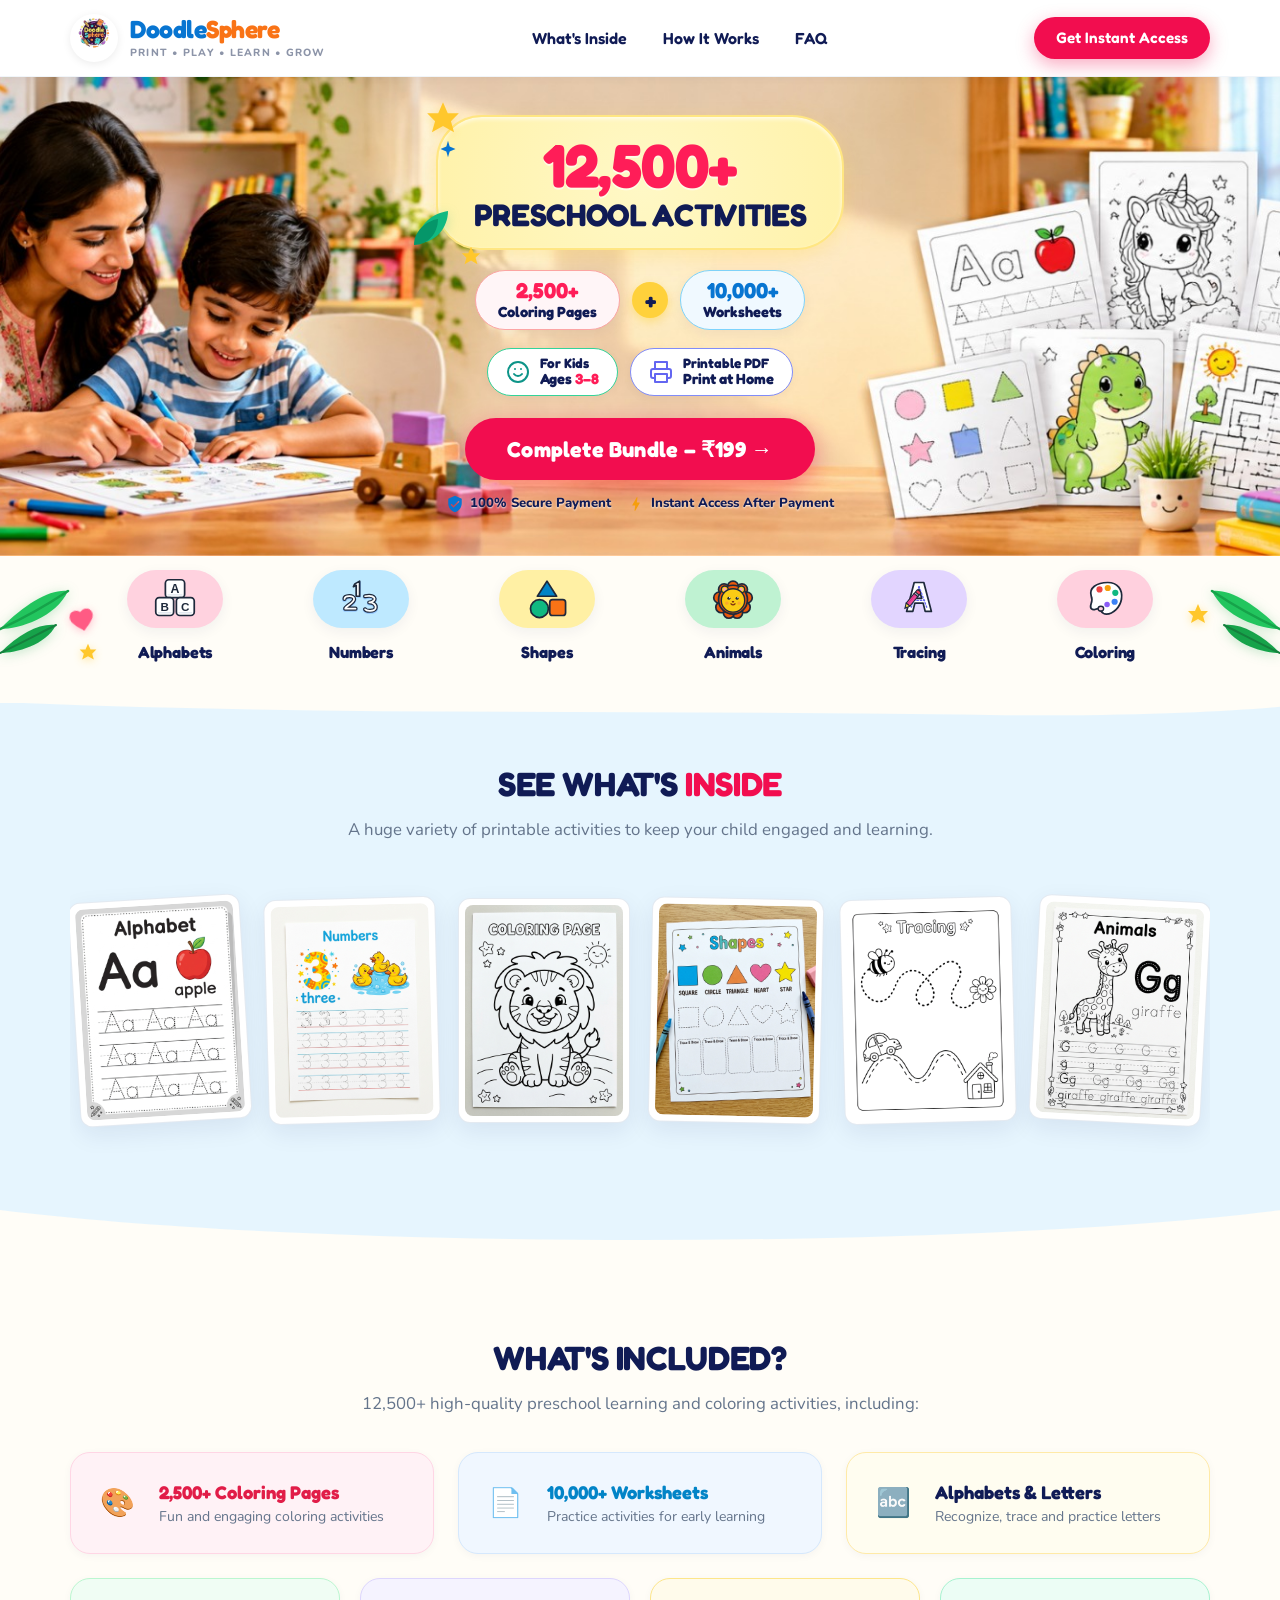
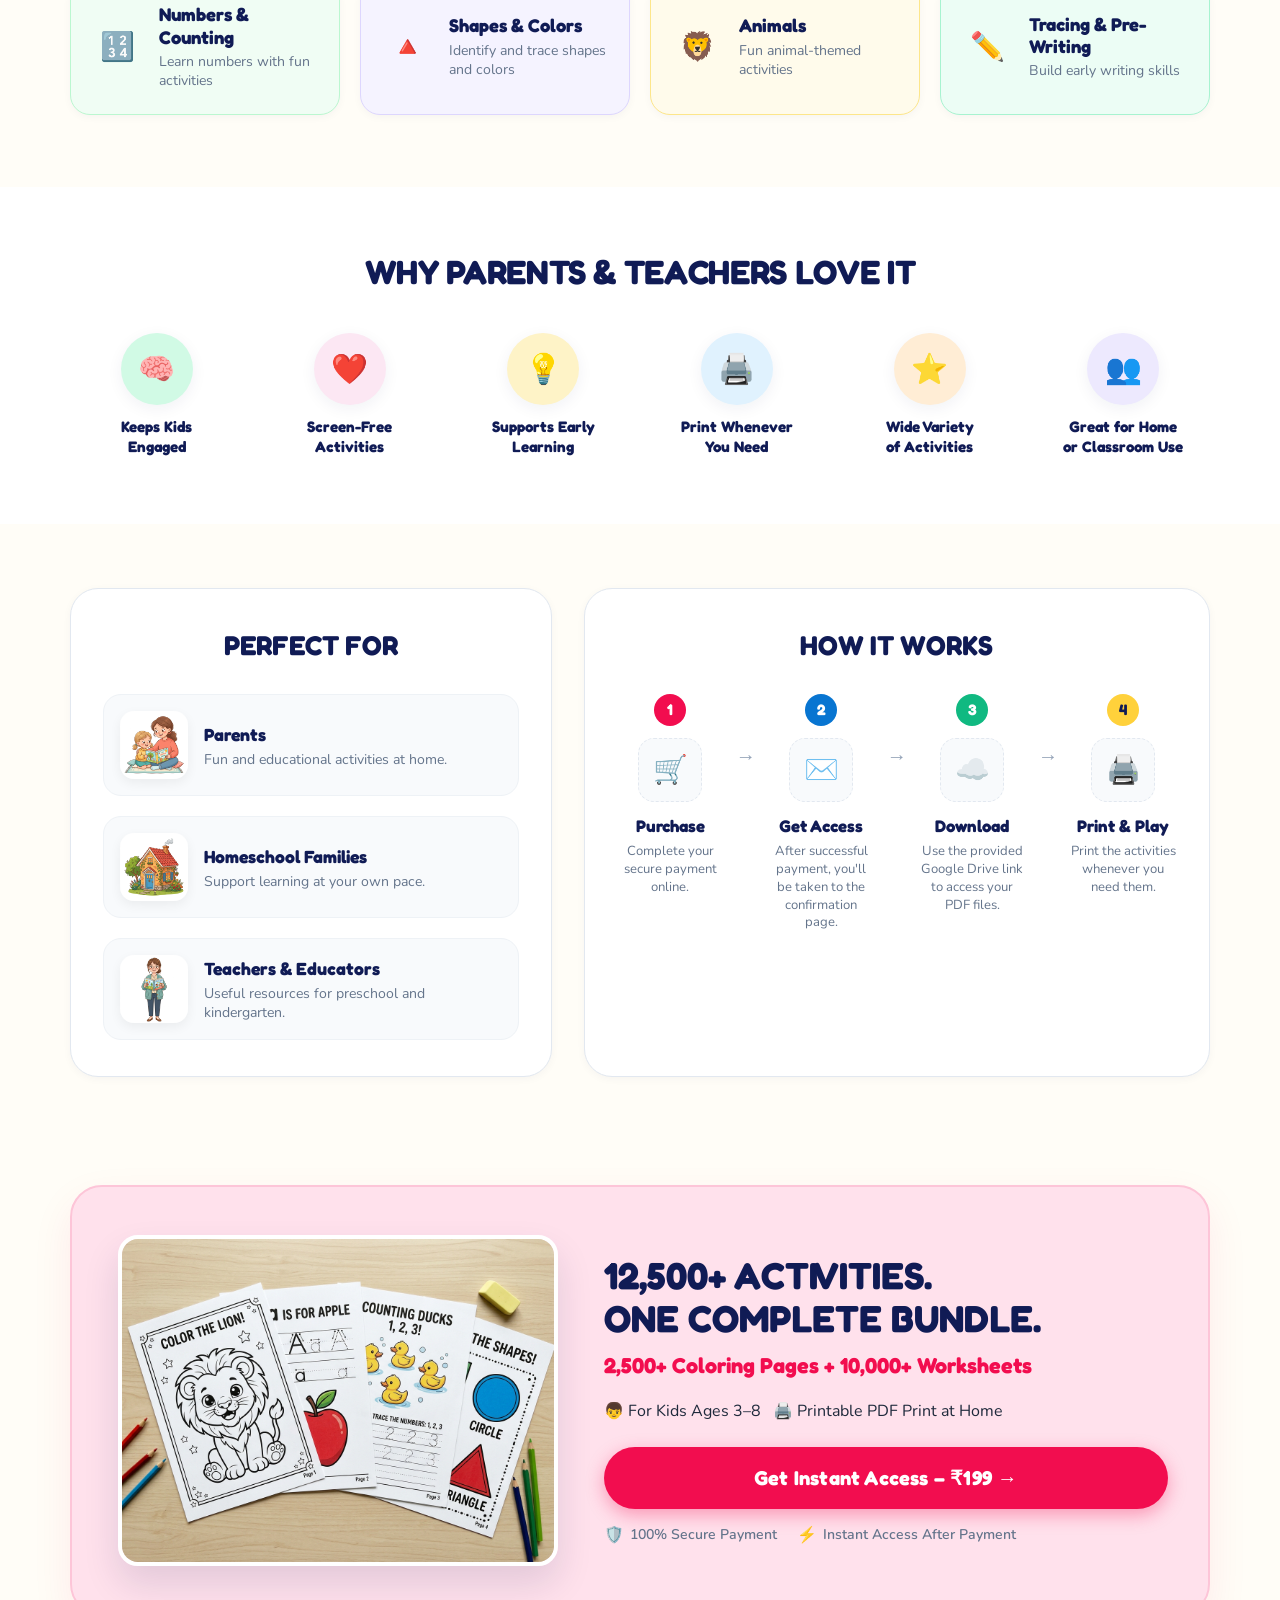
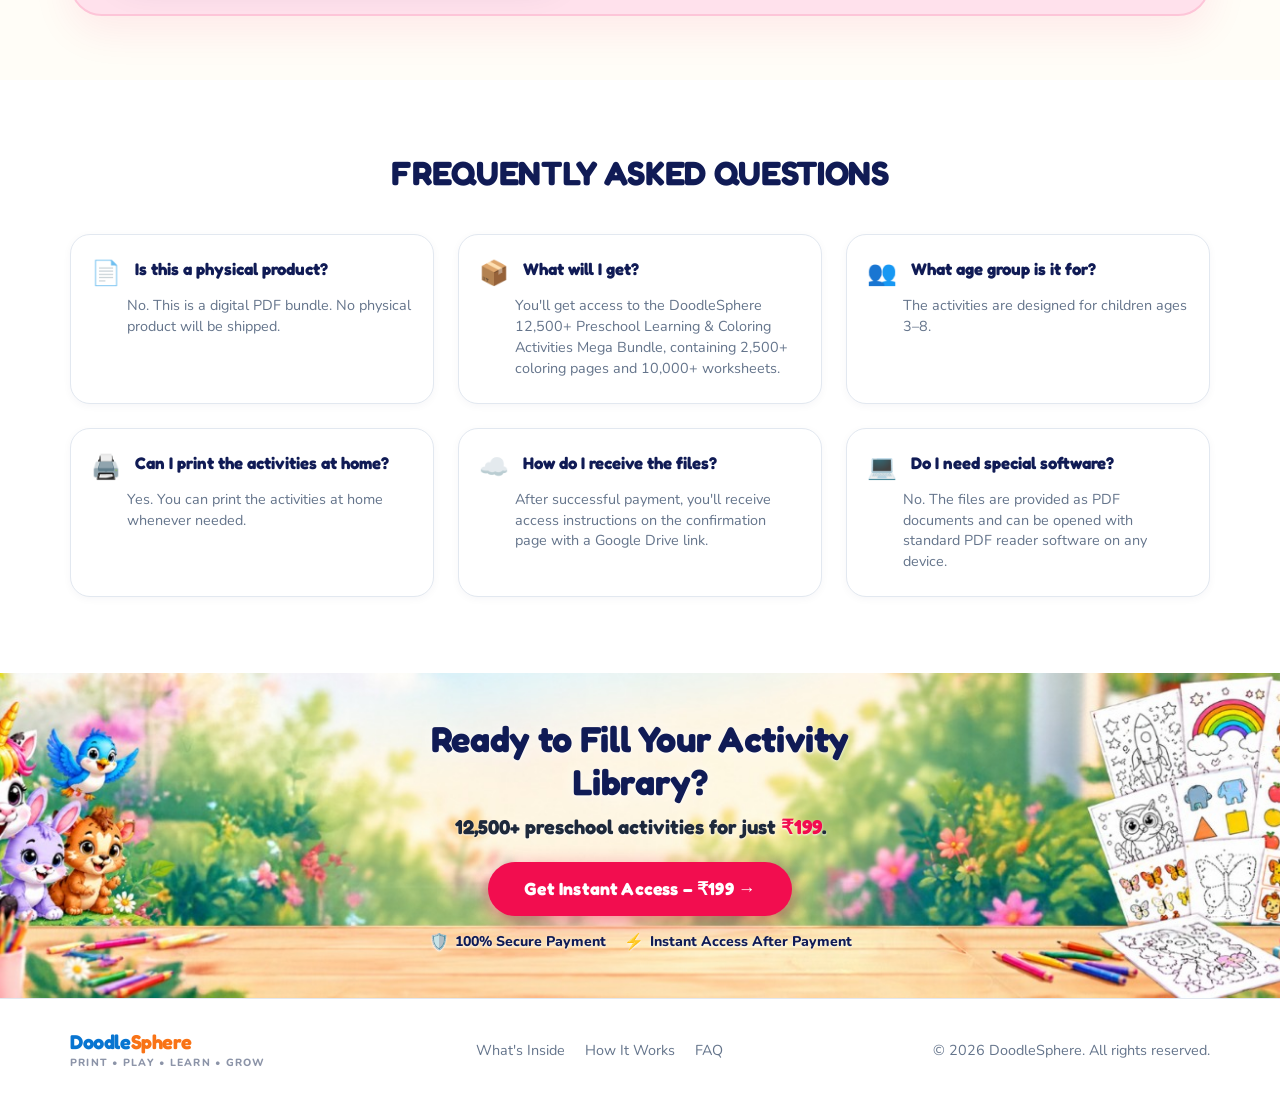
<file: index.html>
<!DOCTYPE html>
<html lang="en">
<head>
    <meta charset="UTF-8">
    <meta name="viewport" content="width=device-width, initial-scale=1.0">
    <title>DoodleSphere - 12,500+ Preschool Activities Printable Bundle</title>
    <meta name="description" content="Get 12,500+ Preschool Learning & Coloring Activities for just ₹199. 2,500+ Coloring Pages and 10,000+ Worksheets. Instant digital PDF download for kids ages 3-8.">
    
    <!-- Open Graph Metadata -->
    <meta property="og:title" content="DoodleSphere - 12,500+ Preschool Activities Bundle">
    <meta property="og:description" content="Printable PDF Preschool Learning & Coloring Activities for just ₹199. Instant Access!">
    <meta property="og:image" content="images/hero-girl.jpg">
    <meta property="og:type" content="website">

    <!-- Google Fonts -->
    <link rel="preconnect" href="https://fonts.googleapis.com">
    <link rel="preconnect" href="https://fonts.gstatic.com" crossorigin>
    <link href="https://fonts.googleapis.com/css2?family=Caveat:wght@700&family=Fredoka:wght@400;500;600;700;800&family=Nunito:wght@400;600;700;800;900&display=swap" rel="stylesheet">
    
    <!-- Custom Stylesheet -->
    <link rel="stylesheet" href="style.css?v=2">
</head>
<body>

    <!-- ===== HEADER / NAVBAR ===== -->
    <header class="header-navbar" id="navbar">
        <div class="container nav-container">
            <!-- Brand Logo -->
            <a href="#" class="brand-logo-group" aria-label="DoodleSphere Home">
                <img src="images/logo.png" alt="DoodleSphere Logo" class="brand-emblem" width="48" height="48">
                <div class="brand-text-col">
                    <span class="brand-title"><span class="brand-doodle">Doodle</span><span class="brand-sphere">Sphere</span></span>
                    <span class="brand-tagline">PRINT &bull; PLAY &bull; LEARN &bull; GROW</span>
                </div>
            </a>

            <!-- Desktop Nav Links -->
            <ul class="nav-desktop-links">
                <li><a href="#whats-inside" class="nav-link">What's Inside</a></li>
                <li><a href="#how-it-works" class="nav-link">How It Works</a></li>
                <li><a href="#faq" class="nav-link">FAQ</a></li>
            </ul>

            <!-- Header CTA Button -->
            <a href="https://superprofile.bio/vp/doodlesphere-bundle" class="btn-primary-pill nav-cta-btn js-purchase-btn">Get Instant Access</a>

            <!-- Mobile Hamburger Button -->
            <button class="hamburger-btn" id="hamburgerBtn" aria-label="Toggle navigation menu" aria-expanded="false">
                <span></span>
                <span></span>
                <span></span>
            </button>
        </div>

        <!-- Mobile Drawer Menu -->
        <nav class="mobile-nav-drawer" id="mobileNavDrawer" aria-label="Mobile Navigation">
            <a href="#whats-inside" class="nav-link">What's Inside</a>
            <a href="#how-it-works" class="nav-link">How It Works</a>
            <a href="#faq" class="nav-link">FAQ</a>
            <a href="https://superprofile.bio/vp/doodlesphere-bundle" class="btn-primary-pill js-purchase-btn">Get Instant Access</a>
        </nav>
    </header>

    <main>
        <!-- ===== HERO SECTION (Full-Width Background Banner) ===== -->
        <section class="hero-section" id="hero">
            <div class="hero-banner-bg">
                <div class="hero-center-content">
                    <!-- Headline Cloud with surrounding stars and leaves -->
                    <div class="hero-headline-cloud-wrap">
                        <!-- Top-Left Star & Sparkle -->
                        <div class="deco-star-top" aria-hidden="true">
                            <svg class="star-yellow-svg" width="38" height="38" viewBox="0 0 24 24" fill="#FFC72C">
                                <polygon points="12,2 15,9 22,9 17,14 19,21 12,17 5,21 7,14 2,9 9,9"/>
                            </svg>
                            <svg class="sparkle-cyan-svg" width="20" height="20" viewBox="0 0 24 24" fill="#0875D1">
                                <path d="M12,2 L14,9 L21,12 L14,15 L12,22 L10,15 L3,12 L10,9 Z"/>
                            </svg>
                        </div>

                        <!-- The Scalloped Yellow Cloud -->
                        <div class="hero-yellow-cloud">
                            <span class="hero-number-main">12,500+</span>
                            <h1 class="hero-title-main">PRESCHOOL ACTIVITIES</h1>
                        </div>

                        <!-- Left Tropical Leaves -->
                        <div class="deco-leaves-left" aria-hidden="true">
                            <svg width="48" height="48" viewBox="0 0 48 48" fill="none">
                                <path d="M10,42 C10,22 26,12 40,10 C40,26 28,42 10,42 Z" fill="#10B981"/>
                                <path d="M6,44 C6,30 18,20 30,18 C30,32 20,44 6,44 Z" fill="#059669"/>
                            </svg>
                        </div>

                        <!-- Bottom Star -->
                        <div class="deco-star-bottom" aria-hidden="true">
                            <svg width="22" height="22" viewBox="0 0 24 24" fill="#FFC72C">
                                <polygon points="12,2 15,9 22,9 17,14 19,21 12,17 5,21 7,14 2,9 9,9"/>
                            </svg>
                        </div>
                    </div>

                    <!-- Badges Row -->
                    <div class="hero-badges-row">
                        <!-- Pink 2,500+ Coloring Pages -->
                        <div class="hero-stat-pill stat-pill-pink">
                            <span class="pill-bold-num" style="color: #FF1D58;">2,500+</span>
                            <span class="pill-label-text">Coloring Pages</span>
                        </div>

                        <!-- Plus Sign -->
                        <div class="stat-plus-badge" aria-hidden="true">+</div>

                        <!-- Blue 10,000+ Worksheets -->
                        <div class="hero-stat-pill stat-pill-blue">
                            <span class="pill-bold-num" style="color: #0875D1;">10,000+</span>
                            <span class="pill-label-text">Worksheets</span>
                        </div>
                    </div>

                    <!-- Feature Indicators Row -->
                    <div class="hero-features-row">
                        <!-- For Kids Ages 3-8 -->
                        <div class="hero-feat-pill feat-pill-green">
                            <span class="feat-icon-circle">
                                <svg width="24" height="24" viewBox="0 0 24 24" fill="none" stroke="#0D9488" stroke-width="2" stroke-linecap="round" stroke-linejoin="round">
                                    <circle cx="12" cy="12" r="10"/>
                                    <path d="M8 14s1.5 2 4 2 4-2 4-2"/>
                                    <line x1="9" y1="9" x2="9.01" y2="9"/>
                                    <line x1="15" y1="9" x2="15.01" y2="9"/>
                                </svg>
                            </span>
                            <div class="feat-text-col">
                                <span class="feat-top-line">For Kids</span>
                                <span class="feat-bottom-line">Ages <strong class="highlight-pink">3–8</strong></span>
                            </div>
                        </div>

                        <!-- Printable PDF Print at Home -->
                        <div class="hero-feat-pill feat-pill-purple">
                            <span class="feat-icon-circle">
                                <svg width="24" height="24" viewBox="0 0 24 24" fill="none" stroke="#6366F1" stroke-width="2" stroke-linecap="round" stroke-linejoin="round">
                                    <polyline points="6 9 6 2 18 2 18 9"/>
                                    <path d="M6 18H4a2 2 0 0 1-2-2v-5a2 2 0 0 1 2-2h16a2 2 0 0 1 2 2v5a2 2 0 0 1-2 2h-2"/>
                                    <rect x="6" y="14" width="12" height="8"/>
                                </svg>
                            </span>
                            <div class="feat-text-col">
                                <span class="feat-top-line">Printable PDF</span>
                                <span class="feat-bottom-line">Print at Home</span>
                            </div>
                        </div>
                    </div>

                    <!-- CTA Group -->
                    <div class="hero-cta-group">
                        <a href="https://superprofile.bio/vp/doodlesphere-bundle" class="btn-hero-complete js-purchase-btn">
                            Complete Bundle – ₹199 &rarr;
                        </a>
                        <div class="hero-trust-bar">
                            <span class="trust-badge-item">
                                <svg width="18" height="18" viewBox="0 0 24 24" fill="#0875D1">
                                    <path d="M12 1L3 5v6c0 5.55 3.84 10.74 9 12 5.16-1.26 9-6.45 9-12V5l-9-4zm-2 16l-4-4 1.41-1.41L10 14.17l6.59-6.59L18 9l-8 8z"/>
                                </svg>
                                100% Secure Payment
                            </span>
                            <span class="trust-badge-item">
                                <svg width="18" height="18" viewBox="0 0 24 24" fill="#F59E0B">
                                    <path d="M11 21h-1l1-7H7.5c-.88 0-.33-.75-.31-.78C8.48 10.94 10.42 7.54 13 3h1l-1 7h3.5c.49 0 .56.33.47.51l-6 10.49z"/>
                                </svg>
                                Instant Access After Payment
                            </span>
                        </div>
                    </div>
                </div>
            </div>
        </section>

        <!-- ===== CATEGORY PILLS BAR (Below Hero - Full Width) ===== -->
        <section class="category-bar-section" aria-label="Preschool Activity Categories">
            <!-- Left Decorative Cluster (Leaves + Heart + Star) -->
            <div class="cat-deco-left" aria-hidden="true">
                <svg class="cat-deco-leaves" width="80" height="96" viewBox="0 0 80 96" fill="none">
                    <path d="M0 48 C20 48 56 36 68 10 C50 8 26 22 0 48 Z" fill="#22C55E"/>
                    <path d="M0 48 C22 38 44 26 68 10" stroke="#16A34A" stroke-width="2.5" stroke-linecap="round"/>
                    <path d="M0 72 C16 72 46 64 56 44 C40 42 20 52 0 72 Z" fill="#16A34A"/>
                    <path d="M0 72 C18 64 36 54 56 44" stroke="#15803D" stroke-width="2" stroke-linecap="round"/>
                </svg>
                <div class="cat-deco-floaters-left">
                    <svg class="cat-deco-heart" width="28" height="28" viewBox="0 0 24 24" fill="#FF5B84">
                        <path d="M12 21.35l-1.45-1.32C5.4 15.36 2 12.28 2 8.5 2 5.42 4.42 3 7.5 3c1.74 0 3.41.81 4.5 2.09C13.09 3.81 14.76 3 16.5 3 19.58 3 22 5.42 22 8.5c0 3.78-3.4 6.86-8.55 11.54L12 21.35z"/>
                    </svg>
                    <svg class="cat-deco-star-left" width="20" height="20" viewBox="0 0 24 24" fill="#FFC72C">
                        <polygon points="12,2 15,9 22,9 17,14 19,21 12,17 5,21 7,14 2,9 9,9"/>
                    </svg>
                </div>
            </div>

            <!-- Full Width Category Items Wrapper -->
            <div class="category-bar-wrapper">
                <!-- Alphabets -->
                <a href="#whats-inside" class="category-pill-card">
                    <div class="category-pill pill-alphabets">
                        <img src="images/cat-alphabets.svg" alt="Alphabets" class="cat-pill-icon" width="46" height="46">
                    </div>
                    <span class="category-pill-label">Alphabets</span>
                </a>
                <!-- Numbers -->
                <a href="#whats-inside" class="category-pill-card">
                    <div class="category-pill pill-numbers">
                        <img src="images/cat-numbers.svg" alt="Numbers" class="cat-pill-icon" width="46" height="46">
                    </div>
                    <span class="category-pill-label">Numbers</span>
                </a>
                <!-- Shapes -->
                <a href="#whats-inside" class="category-pill-card">
                    <div class="category-pill pill-shapes">
                        <img src="images/cat-shapes.svg" alt="Shapes" class="cat-pill-icon" width="46" height="46">
                    </div>
                    <span class="category-pill-label">Shapes</span>
                </a>
                <!-- Animals -->
                <a href="#whats-inside" class="category-pill-card">
                    <div class="category-pill pill-animals">
                        <img src="images/cat-animals.svg" alt="Animals" class="cat-pill-icon" width="46" height="46">
                    </div>
                    <span class="category-pill-label">Animals</span>
                </a>
                <!-- Tracing -->
                <a href="#whats-inside" class="category-pill-card">
                    <div class="category-pill pill-tracing">
                        <img src="images/cat-tracing.svg" alt="Tracing" class="cat-pill-icon" width="46" height="46">
                    </div>
                    <span class="category-pill-label">Tracing</span>
                </a>
                <!-- Coloring -->
                <a href="#whats-inside" class="category-pill-card">
                    <div class="category-pill pill-coloring">
                        <img src="images/cat-coloring.svg" alt="Coloring" class="cat-pill-icon" width="46" height="46">
                    </div>
                    <span class="category-pill-label">Coloring</span>
                </a>
            </div>

            <!-- Right Decorative Cluster (Leaves + Star) -->
            <div class="cat-deco-right" aria-hidden="true">
                <div class="cat-deco-floaters-right">
                    <svg class="cat-deco-star-right" width="24" height="24" viewBox="0 0 24 24" fill="#FFC72C">
                        <polygon points="12,2 15,9 22,9 17,14 19,21 12,17 5,21 7,14 2,9 9,9"/>
                    </svg>
                </div>
                <svg class="cat-deco-leaves-right" width="80" height="96" viewBox="0 0 80 96" fill="none">
                    <path d="M80 48 C60 48 24 36 12 10 C30 8 54 22 80 48 Z" fill="#22C55E"/>
                    <path d="M80 48 C58 38 36 26 12 10" stroke="#16A34A" stroke-width="2.5" stroke-linecap="round"/>
                    <path d="M80 72 C64 72 34 64 24 44 C40 42 60 52 80 72 Z" fill="#16A34A"/>
                    <path d="M80 72 C62 64 44 54 24 44" stroke="#15803D" stroke-width="2" stroke-linecap="round"/>
                </svg>
            </div>
        </section>

        <!-- ===== "SEE WHAT'S INSIDE" SECTION ===== -->
        <section class="see-inside-section" id="whats-inside">
            <!-- Organic Gentle Top Wave -->
            <div class="section-wave-top" aria-hidden="true">
                <svg viewBox="0 0 1440 36" preserveAspectRatio="none">
                    <path d="M0,0 C360,18 720,10 1080,16 C1260,20 1380,12 1440,6 L1440,0 L0,0 Z" fill="#FFFDF7"></path>
                </svg>
            </div>

            <div class="container">
                <h2 class="section-title">SEE WHAT'S <span class="text-pink">INSIDE</span></h2>
                <p class="section-subtitle">A huge variety of printable activities to keep your child engaged and learning.</p>

                <!-- 6 Worksheet Gallery Previews -->
                <div class="worksheets-gallery-wrap">
                    <div class="worksheets-gallery-grid">
                        <!-- 1. Alphabet -->
                        <div class="worksheet-card ws-rot-1" title="Alphabet Worksheet">
                            <img src="images/ws-alphabet.jpg" alt="Alphabet Tracing Worksheet Aa" class="worksheet-img" loading="lazy" width="170" height="227">
                        </div>

                        <!-- 2. Numbers -->
                        <div class="worksheet-card ws-rot-2" title="Numbers Worksheet">
                            <img src="images/ws-numbers.jpg" alt="Numbers Counting Worksheet 3" class="worksheet-img" loading="lazy" width="170" height="227">
                        </div>

                        <!-- 3. Coloring Page -->
                        <div class="worksheet-card ws-rot-3" title="Coloring Page Worksheet">
                            <img src="images/ws-lion.jpg" alt="Coloring Page Baby Lion" class="worksheet-img" loading="lazy" width="170" height="227">
                        </div>

                        <!-- 4. Shapes -->
                        <div class="worksheet-card ws-rot-4" title="Shapes Worksheet">
                            <img src="images/ws-shapes.jpg" alt="Shapes Tracing Worksheet" class="worksheet-img" loading="lazy" width="170" height="227">
                        </div>

                        <!-- 5. Tracing -->
                        <div class="worksheet-card ws-rot-5" title="Tracing Worksheet">
                            <img src="images/ws-tracing.jpg" alt="Pre-writing Line Tracing Worksheet" class="worksheet-img" loading="lazy" width="170" height="227">
                        </div>

                        <!-- 6. Animals -->
                        <div class="worksheet-card ws-rot-6" title="Animals Worksheet">
                            <img src="images/ws-giraffe.jpg" alt="Animals Giraffe Worksheet Gg" class="worksheet-img" loading="lazy" width="170" height="227">
                        </div>
                    </div>
                </div>
            </div>

            <!-- Organic Downward Curved Bottom Wave -->
            <div class="section-wave-bottom" aria-hidden="true">
                <svg viewBox="0 0 1440 80" preserveAspectRatio="none">
                    <path d="M0,15 C360,65 1080,65 1440,15 L1440,80 L0,80 Z" fill="#FFFDF7"></path>
                </svg>
            </div>
        </section>

        <!-- ===== "WHAT'S INCLUDED?" SECTION ===== -->
        <section class="whats-included-section" id="whats-included">
            <div class="container">
                <h2 class="section-title">WHAT'S INCLUDED?</h2>
                <p class="section-subtitle">12,500+ high-quality preschool learning and coloring activities, including:</p>

                <!-- Row 1: 3 Major Cards -->
                <div class="included-grid-top">
                    <!-- Card 1: Coloring Pages -->
                    <div class="included-card inc-card-pink">
                        <div class="included-icon-box">🎨</div>
                        <div class="included-info">
                            <h3 class="included-title">2,500+ Coloring Pages</h3>
                            <p class="included-desc">Fun and engaging coloring activities</p>
                        </div>
                    </div>

                    <!-- Card 2: Worksheets -->
                    <div class="included-card inc-card-blue">
                        <div class="included-icon-box">📄</div>
                        <div class="included-info">
                            <h3 class="included-title">10,000+ Worksheets</h3>
                            <p class="included-desc">Practice activities for early learning</p>
                        </div>
                    </div>

                    <!-- Card 3: Alphabets & Letters -->
                    <div class="included-card inc-card-yellow">
                        <div class="included-icon-box">🔤</div>
                        <div class="included-info">
                            <h3 class="included-title">Alphabets &amp; Letters</h3>
                            <p class="included-desc">Recognize, trace and practice letters</p>
                        </div>
                    </div>
                </div>

                <!-- Row 2: 4 Activity Cards -->
                <div class="included-grid-bottom">
                    <!-- Card 4: Numbers & Counting -->
                    <div class="included-card inc-card-teal">
                        <div class="included-icon-box">🔢</div>
                        <div class="included-info">
                            <h3 class="included-title">Numbers &amp; Counting</h3>
                            <p class="included-desc">Learn numbers with fun activities</p>
                        </div>
                    </div>

                    <!-- Card 5: Shapes & Colors -->
                    <div class="included-card inc-card-lavender">
                        <div class="included-icon-box">🔺</div>
                        <div class="included-info">
                            <h3 class="included-title">Shapes &amp; Colors</h3>
                            <p class="included-desc">Identify and trace shapes and colors</p>
                        </div>
                    </div>

                    <!-- Card 6: Animals -->
                    <div class="included-card inc-card-amber">
                        <div class="included-icon-box">🦁</div>
                        <div class="included-info">
                            <h3 class="included-title">Animals</h3>
                            <p class="included-desc">Fun animal-themed activities</p>
                        </div>
                    </div>

                    <!-- Card 7: Tracing & Pre-Writing -->
                    <div class="included-card inc-card-mint">
                        <div class="included-icon-box">✏️</div>
                        <div class="included-info">
                            <h3 class="included-title">Tracing &amp; Pre-Writing</h3>
                            <p class="included-desc">Build early writing skills</p>
                        </div>
                    </div>
                </div>
            </div>
        </section>

        <!-- ===== "WHY PARENTS & TEACHERS LOVE IT" SECTION ===== -->
        <section class="why-love-section">
            <div class="container">
                <h2 class="section-title">WHY PARENTS &amp; TEACHERS LOVE IT</h2>
                
                <div class="why-love-grid">
                    <!-- 1 -->
                    <div class="why-love-item">
                        <div class="why-love-icon-circle icon-bg-green">🧠</div>
                        <span class="why-love-label">Keeps Kids<br>Engaged</span>
                    </div>

                    <!-- 2 -->
                    <div class="why-love-item">
                        <div class="why-love-icon-circle icon-bg-pink">❤️</div>
                        <span class="why-love-label">Screen-Free<br>Activities</span>
                    </div>

                    <!-- 3 -->
                    <div class="why-love-item">
                        <div class="why-love-icon-circle icon-bg-yellow">💡</div>
                        <span class="why-love-label">Supports Early<br>Learning</span>
                    </div>

                    <!-- 4 -->
                    <div class="why-love-item">
                        <div class="why-love-icon-circle icon-bg-blue">🖨️</div>
                        <span class="why-love-label">Print Whenever<br>You Need</span>
                    </div>

                    <!-- 5 -->
                    <div class="why-love-item">
                        <div class="why-love-icon-circle icon-bg-orange">⭐</div>
                        <span class="why-love-label">Wide Variety<br>of Activities</span>
                    </div>

                    <!-- 6 -->
                    <div class="why-love-item">
                        <div class="why-love-icon-circle icon-bg-purple">👥</div>
                        <span class="why-love-label">Great for Home<br>or Classroom Use</span>
                    </div>
                </div>
            </div>
        </section>

        <!-- ===== "PERFECT FOR" & "HOW IT WORKS" PANELS ===== -->
        <section class="two-panels-section" id="how-it-works">
            <div class="container two-panels-grid">
                <!-- Left Panel: Perfect For -->
                <div class="panel-container">
                    <h3 class="panel-title">PERFECT FOR</h3>
                    <div class="perfect-for-list">
                        <!-- Parents -->
                        <div class="perfect-item">
                            <img src="images/perfect-parents.jpg" alt="Parents and children" class="perfect-item-img" loading="lazy" width="68" height="68">
                            <div class="perfect-item-text">
                                <h4>Parents</h4>
                                <p>Fun and educational activities at home.</p>
                            </div>
                        </div>

                        <!-- Homeschool Families -->
                        <div class="perfect-item">
                            <img src="images/perfect-home.jpg" alt="Homeschool families" class="perfect-item-img" loading="lazy" width="68" height="68">
                            <div class="perfect-item-text">
                                <h4>Homeschool Families</h4>
                                <p>Support learning at your own pace.</p>
                            </div>
                        </div>

                        <!-- Teachers & Educators -->
                        <div class="perfect-item">
                            <img src="images/perfect-teacher.jpg" alt="Teachers and educators" class="perfect-item-img" loading="lazy" width="68" height="68">
                            <div class="perfect-item-text">
                                <h4>Teachers &amp; Educators</h4>
                                <p>Useful resources for preschool and kindergarten.</p>
                            </div>
                        </div>
                    </div>
                </div>

                <!-- Right Panel: How It Works -->
                <div class="panel-container">
                    <h3 class="panel-title">HOW IT WORKS</h3>
                    <div class="how-it-works-steps">
                        <!-- Step 1 -->
                        <div class="step-card">
                            <span class="step-badge-num step-badge-pink">1</span>
                            <div class="step-icon-box">🛒</div>
                            <h4 class="step-title">Purchase</h4>
                            <p class="step-desc">Complete your secure payment online.</p>
                        </div>

                        <div class="step-arrow" aria-hidden="true">&rarr;</div>

                        <!-- Step 2 -->
                        <div class="step-card">
                            <span class="step-badge-num step-badge-blue">2</span>
                            <div class="step-icon-box">✉️</div>
                            <h4 class="step-title">Get Access</h4>
                            <p class="step-desc">After successful payment, you'll be taken to the confirmation page.</p>
                        </div>

                        <div class="step-arrow" aria-hidden="true">&rarr;</div>

                        <!-- Step 3 -->
                        <div class="step-card">
                            <span class="step-badge-num step-badge-green">3</span>
                            <div class="step-icon-box">☁️</div>
                            <h4 class="step-title">Download</h4>
                            <p class="step-desc">Use the provided Google Drive link to access your PDF files.</p>
                        </div>

                        <div class="step-arrow" aria-hidden="true">&rarr;</div>

                        <!-- Step 4 -->
                        <div class="step-card">
                            <span class="step-badge-num step-badge-yellow">4</span>
                            <div class="step-icon-box">🖨️</div>
                            <h4 class="step-title">Print &amp; Play</h4>
                            <p class="step-desc">Print the activities whenever you need them.</p>
                        </div>
                    </div>
                </div>
            </div>
        </section>

        <!-- ===== PROMOTIONAL CTA BANNER ===== -->
        <section class="promo-banner-section">
            <div class="container">
                <div class="promo-banner-card">
                    <div class="promo-banner-grid">
                        <!-- Left: Stack of Worksheets -->
                        <div class="promo-left">
                            <img src="images/worksheet-stack.jpg" alt="Stack of preschool activity worksheets" class="promo-stack-img" loading="lazy" width="440" height="330">
                        </div>

                        <!-- Right: Banner Copy & CTA -->
                        <div class="promo-right">
                            <h3 class="promo-heading">12,500+ ACTIVITIES.<br>ONE COMPLETE BUNDLE.</h3>
                            <p class="promo-subtext">2,500+ Coloring Pages + 10,000+ Worksheets</p>

                            <div class="hero-features-row">
                                <div class="feature-indicator indicator-green">
                                    <span class="feature-indicator-icon">👦</span>
                                    <span>For Kids Ages 3–8</span>
                                </div>
                                <div class="feature-indicator indicator-blue">
                                    <span class="feature-indicator-icon">🖨️</span>
                                    <span>Printable PDF Print at Home</span>
                                </div>
                            </div>

                            <a href="https://superprofile.bio/vp/doodlesphere-bundle" class="btn-primary-pill btn-large js-purchase-btn">
                                Get Instant Access – ₹199 &rarr;
                            </a>

                            <div class="trust-row">
                                <div class="trust-item">
                                    <span class="trust-icon">🛡️</span>
                                    <span>100% Secure Payment</span>
                                </div>
                                <div class="trust-item">
                                    <span class="trust-icon">⚡</span>
                                    <span>Instant Access After Payment</span>
                                </div>
                            </div>
                        </div>
                    </div>
                </div>
            </div>
        </section>

        <!-- ===== "FREQUENTLY ASKED QUESTIONS" SECTION ===== -->
        <section class="faq-section" id="faq">
            <div class="container">
                <h2 class="section-title">FREQUENTLY ASKED QUESTIONS</h2>

                <div class="faq-grid">
                    <!-- 1 -->
                    <div class="faq-card">
                        <div class="faq-card-header">
                            <span class="faq-card-icon">📄</span>
                            <h3 class="faq-question">Is this a physical product?</h3>
                        </div>
                        <p class="faq-answer">No. This is a digital PDF bundle. No physical product will be shipped.</p>
                    </div>

                    <!-- 2 -->
                    <div class="faq-card">
                        <div class="faq-card-header">
                            <span class="faq-card-icon">📦</span>
                            <h3 class="faq-question">What will I get?</h3>
                        </div>
                        <p class="faq-answer">You'll get access to the DoodleSphere 12,500+ Preschool Learning &amp; Coloring Activities Mega Bundle, containing 2,500+ coloring pages and 10,000+ worksheets.</p>
                    </div>

                    <!-- 3 -->
                    <div class="faq-card">
                        <div class="faq-card-header">
                            <span class="faq-card-icon">👥</span>
                            <h3 class="faq-question">What age group is it for?</h3>
                        </div>
                        <p class="faq-answer">The activities are designed for children ages 3–8.</p>
                    </div>

                    <!-- 4 -->
                    <div class="faq-card">
                        <div class="faq-card-header">
                            <span class="faq-card-icon">🖨️</span>
                            <h3 class="faq-question">Can I print the activities at home?</h3>
                        </div>
                        <p class="faq-answer">Yes. You can print the activities at home whenever needed.</p>
                    </div>

                    <!-- 5 -->
                    <div class="faq-card">
                        <div class="faq-card-header">
                            <span class="faq-card-icon">☁️</span>
                            <h3 class="faq-question">How do I receive the files?</h3>
                        </div>
                        <p class="faq-answer">After successful payment, you'll receive access instructions on the confirmation page with a Google Drive link.</p>
                    </div>

                    <!-- 6 -->
                    <div class="faq-card">
                        <div class="faq-card-header">
                            <span class="faq-card-icon">💻</span>
                            <h3 class="faq-question">Do I need special software?</h3>
                        </div>
                        <p class="faq-answer">No. The files are provided as PDF documents and can be opened with standard PDF reader software on any device.</p>
                    </div>
                </div>
            </div>
        </section>

        <!-- ===== FINAL CTA / FOOTER BANNER SECTION (Full Width) ===== -->
        <section class="final-cta-section">
            <div class="footer-cta-banner">
                <!-- Center Offer Content -->
                <div class="footer-cta-content">
                    <h2 class="final-cta-title">Ready to Fill Your Activity Library?</h2>
                    <p class="final-cta-sub">12,500+ preschool activities for just <span class="price-highlight">₹199</span>.</p>

                    <a href="https://superprofile.bio/vp/doodlesphere-bundle" class="btn-primary-pill btn-large js-purchase-btn">
                        Get Instant Access – ₹199 &rarr;
                    </a>

                    <div class="trust-row">
                        <div class="trust-item">
                            <span class="trust-icon">🛡️</span>
                            <span>100% Secure Payment</span>
                        </div>
                        <div class="trust-item">
                            <span class="trust-icon">⚡</span>
                            <span>Instant Access After Payment</span>
                        </div>
                    </div>
                </div>
            </div>
        </section>
    </main>

    <!-- ===== FOOTER ===== -->
    <footer class="site-footer">
        <div class="container footer-content">
            <div class="brand-text-col">
                <span class="brand-title" style="font-size: 1.25rem;"><span class="brand-doodle">Doodle</span><span class="brand-sphere">Sphere</span></span>
                <span class="brand-tagline">PRINT &bull; PLAY &bull; LEARN &bull; GROW</span>
            </div>

            <ul class="footer-links">
                <li><a href="#whats-inside">What's Inside</a></li>
                <li><a href="#how-it-works">How It Works</a></li>
                <li><a href="#faq">FAQ</a></li>
            </ul>

            <p class="footer-copy">&copy; 2026 DoodleSphere. All rights reserved.</p>
        </div>
    </footer>

    <!-- Interactive JavaScript -->
    <script src="script.js"></script>
</body>
</html>
</file>
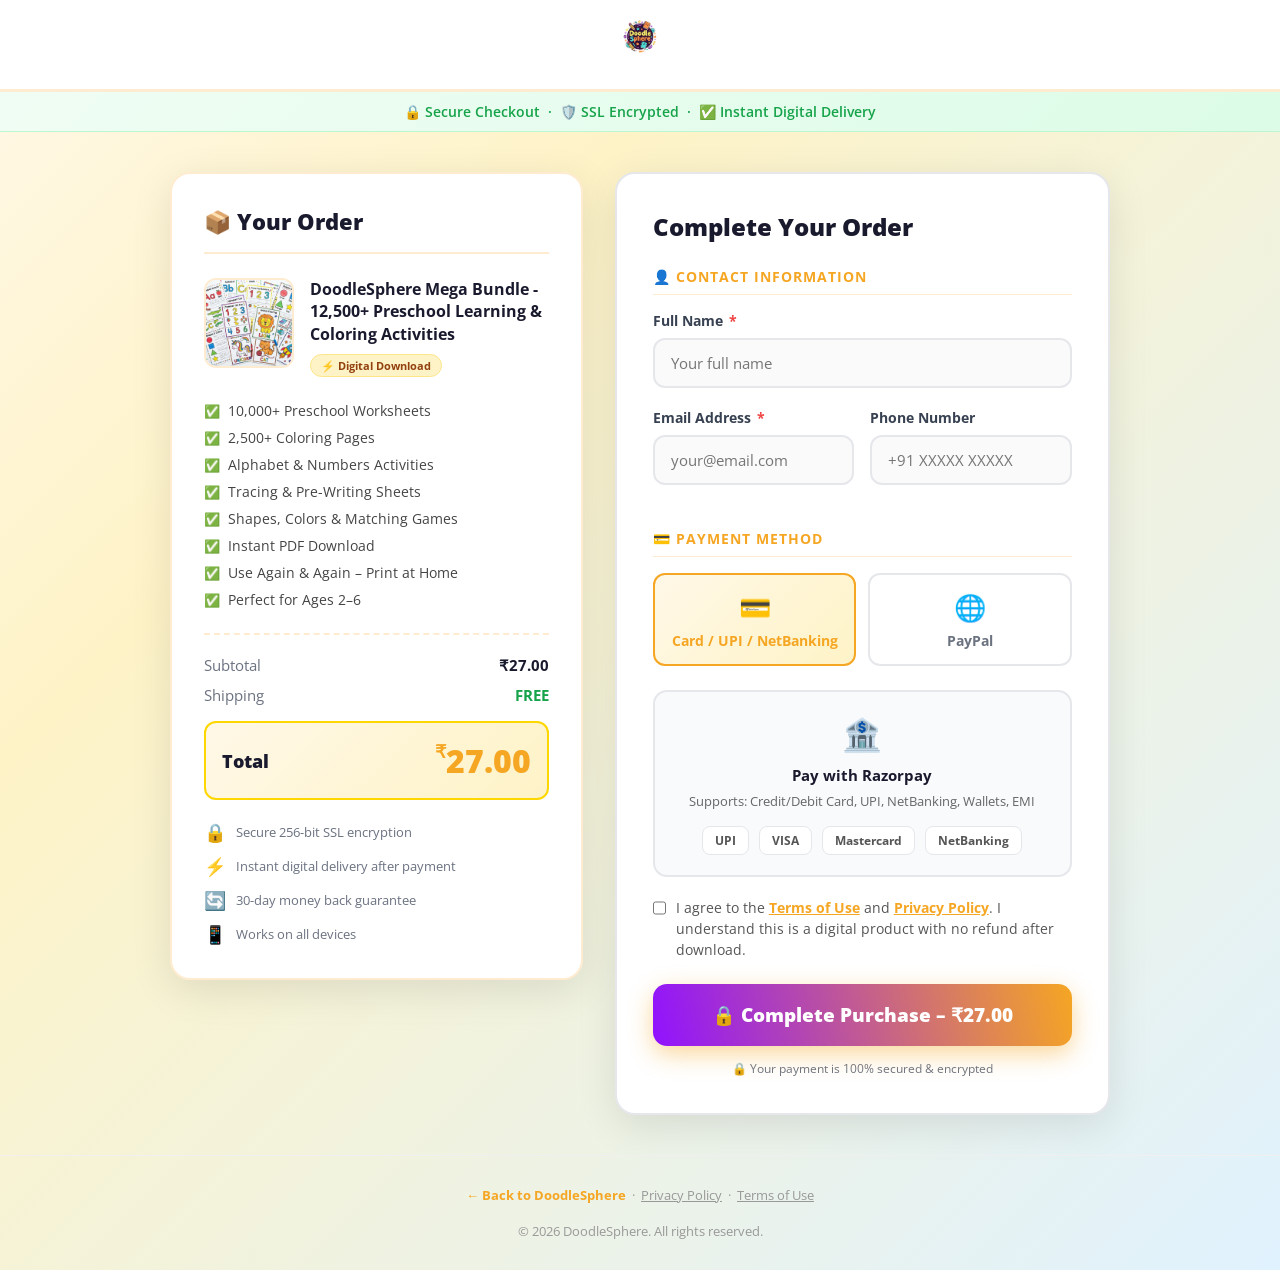
<file: payment.html>
<!DOCTYPE html>
<html lang="en">
<head>
    <meta charset="UTF-8">
    <meta name="viewport" content="width=device-width, initial-scale=1.0">
    <title>Checkout - DoodleSphere Mega Bundle</title>
    <meta name="robots" content="noindex">
    <link rel="preconnect" href="https://fonts.googleapis.com">
    <link rel="preconnect" href="https://fonts.gstatic.com" crossorigin>
    <link href="https://fonts.googleapis.com/css2?family=Open+Sans:wght@400;600;700;800&family=Poppins:wght@600;700;800&display=swap" rel="stylesheet">
    <style>
        :root {
            --primary-orange: #f5a623;
            --primary-purple: #9013fe;
            --gradient-btn: linear-gradient(256deg, #f5a623 0%, #9013fe 99.5%);
            --white: #ffffff;
            --dark: #1a1a2e;
            --gray: #6b7280;
            --light-bg: #f8fafc;
            --success: #10b981;
            --error: #ef4444;
            --border: #e5e7eb;
            --shadow: 0 10px 40px rgba(0,0,0,0.1);
        }
        *, *::before, *::after { box-sizing: border-box; margin: 0; padding: 0; }
        html { font-size: 16px; scroll-behavior: smooth; }
        body {
            font-family: 'Open Sans', sans-serif;
            background: linear-gradient(135deg, #fff8e7 0%, #fef3c7 30%, #e0f2fe 100%);
            min-height: 100vh;
            color: var(--dark);
        }

        /* ---- Header ---- */
        .pay-header {
            background: white;
            border-bottom: 3px solid #ffecd0;
            padding: 16px 24px;
            text-align: center;
            box-shadow: 0 2px 15px rgba(0,0,0,0.06);
        }
        .pay-header a { display: inline-block; }
        .pay-header img { height: 52px; width: auto; }

        /* ---- Secure Badge ---- */
        .secure-banner {
            background: linear-gradient(135deg, #f0fdf4, #dcfce7);
            border-bottom: 1px solid #bbf7d0;
            padding: 10px 24px;
            text-align: center;
            font-size: 14px;
            font-weight: 600;
            color: #16a34a;
        }

        /* ---- Main Layout ---- */
        .pay-main {
            max-width: 980px;
            margin: 40px auto;
            padding: 0 20px;
            display: grid;
            grid-template-columns: 1fr 1.2fr;
            gap: 32px;
            align-items: start;
        }

        /* ---- Order Summary ---- */
        .order-summary {
            background: white;
            border-radius: 20px;
            padding: 32px;
            box-shadow: var(--shadow);
            border: 2px solid #ffecd0;
            position: sticky;
            top: 20px;
        }
        .order-summary h2 {
            font-size: 22px;
            font-weight: 800;
            color: var(--dark);
            margin-bottom: 24px;
            padding-bottom: 16px;
            border-bottom: 2px solid #ffecd0;
        }
        .product-preview {
            display: flex;
            gap: 16px;
            align-items: flex-start;
            margin-bottom: 24px;
        }
        .product-preview img {
            width: 90px;
            height: 90px;
            object-fit: cover;
            border-radius: 12px;
            border: 2px solid #ffecd0;
            flex-shrink: 0;
        }
        .product-info h3 {
            font-size: 16px;
            font-weight: 700;
            color: var(--dark);
            margin-bottom: 8px;
            line-height: 1.4;
        }
        .product-badge {
            display: inline-block;
            background: #fef3c7;
            color: #92400e;
            font-size: 11px;
            font-weight: 700;
            padding: 3px 10px;
            border-radius: 20px;
            border: 1px solid #fde68a;
        }
        .includes-list {
            margin-top: 16px;
            display: flex;
            flex-direction: column;
            gap: 8px;
        }
        .includes-list li {
            font-size: 14px;
            color: #444;
            display: flex;
            align-items: center;
            gap: 8px;
        }
        .includes-list li::before { content: '✅'; font-size: 13px; }
        .order-total {
            margin-top: 24px;
            padding-top: 20px;
            border-top: 2px dashed #ffecd0;
        }
        .total-row {
            display: flex;
            justify-content: space-between;
            align-items: center;
            margin-bottom: 10px;
        }
        .total-label { font-size: 15px; color: var(--gray); }
        .total-value { font-size: 15px; font-weight: 700; color: var(--dark); }
        .total-final {
            background: linear-gradient(135deg, #fff8e7, #fef3c7);
            border-radius: 12px;
            padding: 16px;
            margin-top: 16px;
            display: flex;
            justify-content: space-between;
            align-items: center;
            border: 2px solid #ffd700;
        }
        .total-final-label { font-size: 18px; font-weight: 800; color: var(--dark); }
        .total-final-price {
            font-size: 32px;
            font-weight: 800;
            color: var(--primary-orange);
        }
        .total-final-price sup {
            font-size: 18px;
            vertical-align: top;
            margin-top: 6px;
        }
        .guarantees {
            margin-top: 20px;
            display: flex;
            flex-direction: column;
            gap: 10px;
        }
        .guarantee-item {
            display: flex;
            align-items: center;
            gap: 10px;
            font-size: 13px;
            color: var(--gray);
        }
        .guarantee-icon { font-size: 18px; }

        /* ---- Checkout Form ---- */
        .checkout-form-card {
            background: white;
            border-radius: 20px;
            padding: 36px;
            box-shadow: var(--shadow);
            border: 2px solid #e5e7eb;
        }
        .checkout-form-card h2 {
            font-size: 24px;
            font-weight: 800;
            color: var(--dark);
            margin-bottom: 8px;
        }
        .form-subtitle {
            font-size: 14px;
            color: var(--gray);
            margin-bottom: 28px;
        }

        .form-section-title {
            font-size: 14px;
            font-weight: 700;
            text-transform: uppercase;
            letter-spacing: 1px;
            color: var(--primary-orange);
            margin-bottom: 16px;
            margin-top: 24px;
            padding-bottom: 8px;
            border-bottom: 1px solid #ffecd0;
        }

        .form-group {
            margin-bottom: 20px;
        }
        .form-group label {
            display: block;
            font-size: 14px;
            font-weight: 700;
            color: #374151;
            margin-bottom: 8px;
        }
        .form-group label span.required { color: var(--error); margin-left: 2px; }
        .form-control {
            width: 100%;
            padding: 13px 16px;
            border: 2px solid var(--border);
            border-radius: 12px;
            font-size: 15px;
            font-family: 'Open Sans', sans-serif;
            color: var(--dark);
            background: #fafafa;
            transition: all 0.3s;
            outline: none;
        }
        .form-control:focus {
            border-color: var(--primary-orange);
            background: white;
            box-shadow: 0 0 0 4px rgba(245,166,35,0.12);
        }
        .form-control.error { border-color: var(--error); }
        .form-row { display: grid; grid-template-columns: 1fr 1fr; gap: 16px; }

        /* Payment method tabs */
        .payment-tabs {
            display: flex;
            gap: 12px;
            margin-bottom: 24px;
        }
        .pay-tab {
            flex: 1;
            padding: 14px;
            border: 2px solid var(--border);
            border-radius: 12px;
            background: white;
            cursor: pointer;
            text-align: center;
            font-size: 14px;
            font-weight: 700;
            color: var(--gray);
            transition: all 0.3s;
            display: flex;
            flex-direction: column;
            align-items: center;
            gap: 6px;
        }
        .pay-tab:hover { border-color: var(--primary-orange); color: var(--primary-orange); }
        .pay-tab.active {
            border-color: var(--primary-orange);
            background: linear-gradient(135deg, #fff8e7, #fef3c7);
            color: var(--primary-orange);
        }
        .pay-tab-icon { font-size: 26px; }

        .payment-panel { display: none; }
        .payment-panel.active { display: block; }

        /* Card fields */
        .card-icons {
            display: flex;
            gap: 8px;
            margin-bottom: 16px;
        }
        .card-icon {
            background: #f3f4f6;
            border-radius: 6px;
            padding: 4px 10px;
            font-size: 12px;
            font-weight: 700;
            color: #555;
        }

        /* Submit button */
        .submit-btn {
            width: 100%;
            padding: 18px;
            background: var(--gradient-btn);
            color: white;
            border: none;
            border-radius: 14px;
            font-size: 19px;
            font-weight: 800;
            font-family: 'Open Sans', sans-serif;
            cursor: pointer;
            transition: all 0.3s;
            box-shadow: 0 8px 25px rgba(245,166,35,0.45);
            display: flex;
            align-items: center;
            justify-content: center;
            gap: 10px;
            margin-top: 24px;
            position: relative;
            overflow: hidden;
        }
        .submit-btn:hover {
            transform: translateY(-3px);
            box-shadow: 0 14px 35px rgba(245,166,35,0.55);
        }
        .submit-btn:active { transform: translateY(0); }
        .submit-btn:disabled { opacity: 0.7; cursor: not-allowed; transform: none; }

        .btn-loader {
            display: none;
            width: 22px; height: 22px;
            border: 3px solid rgba(255,255,255,0.5);
            border-top-color: white;
            border-radius: 50%;
            animation: spin 0.7s linear infinite;
        }
        @keyframes spin { to { transform: rotate(360deg); } }

        .security-note {
            text-align: center;
            font-size: 12px;
            color: var(--gray);
            margin-top: 14px;
            display: flex;
            justify-content: center;
            align-items: center;
            gap: 6px;
        }

        /* Alert messages */
        .alert {
            padding: 14px 18px;
            border-radius: 12px;
            font-size: 15px;
            font-weight: 600;
            margin-bottom: 20px;
            display: flex;
            align-items: center;
            gap: 10px;
        }
        .alert-error { background: #fef2f2; color: #dc2626; border: 2px solid #fecaca; }
        .alert-success { background: #f0fdf4; color: #16a34a; border: 2px solid #bbf7d0; }

        /* ---- Success Screen ---- */
        .success-screen {
            max-width: 600px;
            margin: 60px auto;
            padding: 0 20px;
            text-align: center;
        }
        .success-icon {
            font-size: 80px;
            margin-bottom: 24px;
            animation: successBounce 0.6s cubic-bezier(0.36, 0.07, 0.19, 0.97);
        }
        @keyframes successBounce {
            0% { transform: scale(0); }
            60% { transform: scale(1.2); }
            100% { transform: scale(1); }
        }
        .success-card {
            background: white;
            border-radius: 24px;
            padding: 48px;
            box-shadow: 0 20px 60px rgba(0,0,0,0.1);
            border: 3px solid #bbf7d0;
        }
        .success-card h1 {
            font-size: 32px;
            font-weight: 800;
            color: var(--success);
            margin-bottom: 12px;
        }
        .success-card p {
            font-size: 17px;
            color: var(--gray);
            margin-bottom: 24px;
            line-height: 1.7;
        }
        .order-id-badge {
            background: #f0fdf4;
            border: 2px solid #bbf7d0;
            border-radius: 12px;
            padding: 12px 24px;
            font-size: 16px;
            font-weight: 700;
            color: var(--dark);
            margin-bottom: 32px;
            display: inline-block;
        }
        .success-steps {
            text-align: left;
            display: flex;
            flex-direction: column;
            gap: 16px;
            margin-bottom: 32px;
        }
        .success-step {
            display: flex;
            align-items: flex-start;
            gap: 14px;
            padding: 14px;
            background: #f8fafc;
            border-radius: 12px;
        }
        .success-step-num {
            width: 32px; height: 32px;
            background: var(--gradient-btn);
            border-radius: 50%;
            color: white;
            font-weight: 800;
            font-size: 14px;
            display: flex;
            align-items: center;
            justify-content: center;
            flex-shrink: 0;
        }
        .back-home-btn {
            display: inline-block;
            background: var(--gradient-btn);
            color: white;
            padding: 15px 40px;
            border-radius: 50px;
            font-size: 16px;
            font-weight: 700;
            text-decoration: none;
            transition: all 0.3s;
            box-shadow: 0 6px 20px rgba(245,166,35,0.4);
        }
        .back-home-btn:hover { transform: translateY(-3px); box-shadow: 0 10px 30px rgba(245,166,35,0.5); }

        /* ---- Responsive ---- */
        @media (max-width: 768px) {
            .pay-main { grid-template-columns: 1fr; gap: 24px; }
            .order-summary { position: static; }
            .checkout-form-card { padding: 24px; }
            .form-row { grid-template-columns: 1fr; }
            .payment-tabs { flex-wrap: wrap; }
            .success-card { padding: 32px 24px; }
        }
    </style>
</head>
<body>

<!-- Header -->
<header class="pay-header">
    <a href="index.php">
        <img src="images/logo.png" alt="DoodleSphere">
    </a>
</header>

<!-- Secure Banner -->
<div class="secure-banner">
    🔒 Secure Checkout &nbsp;·&nbsp; 🛡️ SSL Encrypted &nbsp;·&nbsp; ✅ Instant Digital Delivery
</div>

<div class="success-screen" id="successScreen" style="display:none;">
    <div class="success-icon">🎉</div>
    <div class="success-card">
        <h1>Order Confirmed!</h1>
        <p>Thank you! Your order has been placed successfully. Check your email for download instructions.</p>
        <div class="order-id-badge" id="orderIdBadge">Order ID: DS849201</div>
        <div class="success-steps">
            <div class="success-step">
                <div class="success-step-num">1</div>
                <div>
                    <strong>Check your email</strong>
                    <p style="font-size:14px;color:#666;margin-top:4px;">A confirmation email has been sent to <span id="confirmEmailVal">your email</span></p>
                </div>
            </div>
            <div class="success-step">
                <div class="success-step-num">2</div>
                <div>
                    <strong>Download your bundle</strong>
                    <p style="font-size:14px;color:#666;margin-top:4px;">Click the download link in your email to access all 12,500+ activities.</p>
                </div>
            </div>
            <div class="success-step">
                <div class="success-step-num">3</div>
                <div>
                    <strong>Start printing & learning!</strong>
                    <p style="font-size:14px;color:#666;margin-top:4px;">Print the pages and enjoy endless learning fun with your little one. 🎨</p>
                </div>
            </div>
        </div>
        <a href="index.html" class="back-home-btn">← Back to Home</a>
    </div>
</div>

<div class="pay-main" id="checkoutMain">

    <!-- LEFT: Order Summary -->
    <div class="order-summary">
        <h2>📦 Your Order</h2>
        <div class="product-preview">
            <img src="images/hero-worksheets.jpg" alt="DoodleSphere Bundle">
            <div class="product-info">
                <h3>DoodleSphere Mega Bundle - 12,500+ Preschool Learning & Coloring Activities</h3>
                <span class="product-badge">⚡ Digital Download</span>
            </div>
        </div>
        <ul class="includes-list">
            <li>10,000+ Preschool Worksheets</li>
            <li>2,500+ Coloring Pages</li>
            <li>Alphabet & Numbers Activities</li>
            <li>Tracing & Pre-Writing Sheets</li>
            <li>Shapes, Colors & Matching Games</li>
            <li>Instant PDF Download</li>
            <li>Use Again & Again – Print at Home</li>
            <li>Perfect for Ages 2–6</li>
        </ul>
        <div class="order-total">
            <div class="total-row">
                <span class="total-label">Subtotal</span>
                <span class="total-value">₹27.00</span>
            </div>
            <div class="total-row">
                <span class="total-label">Shipping</span>
                <span class="total-value" style="color:#16a34a;">FREE</span>
            </div>
            <div class="total-final">
                <span class="total-final-label">Total</span>
                <span class="total-final-price"><sup>₹</sup>27.00</span>
            </div>
        </div>
        <div class="guarantees">
            <div class="guarantee-item">
                <span class="guarantee-icon">🔒</span>
                <span>Secure 256-bit SSL encryption</span>
            </div>
            <div class="guarantee-item">
                <span class="guarantee-icon">⚡</span>
                <span>Instant digital delivery after payment</span>
            </div>
            <div class="guarantee-item">
                <span class="guarantee-icon">🔄</span>
                <span>30-day money back guarantee</span>
            </div>
            <div class="guarantee-item">
                <span class="guarantee-icon">📱</span>
                <span>Works on all devices</span>
            </div>
        </div>
    </div>

    <!-- RIGHT: Checkout Form -->
    <div class="checkout-form-card">
        <h2>Complete Your Order</h2>
        <form id="checkoutForm" method="POST" action="" novalidate>

            <!-- Contact Info -->
            <div class="form-section-title">👤 Contact Information</div>
            <div class="form-group">
                <label for="name">Full Name <span class="required">*</span></label>
                <input type="text" id="name" name="name" class="form-control"
                       placeholder="Your full name"
                       value=""
                       required>
            </div>
            <div class="form-row">
                <div class="form-group">
                    <label for="email">Email Address <span class="required">*</span></label>
                    <input type="email" id="email" name="email" class="form-control"
                           placeholder="your@email.com"
                           value=""
                           required>
                </div>
                <div class="form-group">
                    <label for="phone">Phone Number</label>
                    <input type="tel" id="phone" name="phone" class="form-control"
                           placeholder="+91 XXXXX XXXXX"
                           value="">
                </div>
            </div>

            <!-- Payment Method -->
            <div class="form-section-title">💳 Payment Method</div>
            <div class="payment-tabs">
                <div class="pay-tab active" data-panel="razorpay" id="tab-razorpay">
                    <span class="pay-tab-icon">💳</span>
                    <span>Card / UPI / NetBanking</span>
                </div>
                <div class="pay-tab" data-panel="paypal" id="tab-paypal">
                    <span class="pay-tab-icon">🌐</span>
                    <span>PayPal</span>
                </div>
            </div>

            <!-- Razorpay Panel -->
            <div class="payment-panel active" id="panel-razorpay">
                <div style="background:#f8fafc;border-radius:14px;padding:20px;border:2px solid #e5e7eb;text-align:center;">
                    <div style="font-size:32px;margin-bottom:10px;">🏦</div>
                    <p style="font-size:15px;font-weight:700;color:#1a1a2e;margin-bottom:6px;">Pay with Razorpay</p>
                    <p style="font-size:13px;color:#666;line-height:1.6;">Supports: Credit/Debit Card, UPI, NetBanking, Wallets, EMI</p>
                    <div style="display:flex;justify-content:center;gap:10px;margin-top:14px;flex-wrap:wrap;">
                        <span style="background:white;padding:5px 12px;border-radius:8px;font-size:12px;font-weight:700;color:#555;border:1px solid #e5e7eb;">UPI</span>
                        <span style="background:white;padding:5px 12px;border-radius:8px;font-size:12px;font-weight:700;color:#555;border:1px solid #e5e7eb;">VISA</span>
                        <span style="background:white;padding:5px 12px;border-radius:8px;font-size:12px;font-weight:700;color:#555;border:1px solid #e5e7eb;">Mastercard</span>
                        <span style="background:white;padding:5px 12px;border-radius:8px;font-size:12px;font-weight:700;color:#555;border:1px solid #e5e7eb;">NetBanking</span>
                    </div>
                    <input type="hidden" name="payment_method" value="razorpay">
                </div>
            </div>

            <!-- PayPal Panel -->
            <div class="payment-panel" id="panel-paypal">
                <div style="background:#f8fafc;border-radius:14px;padding:20px;border:2px solid #e5e7eb;text-align:center;">
                    <div style="font-size:32px;margin-bottom:10px;">🌐</div>
                    <p style="font-size:15px;font-weight:700;color:#1a1a2e;margin-bottom:6px;">Pay with PayPal</p>
                    <p style="font-size:13px;color:#666;line-height:1.6;">You will be redirected to PayPal to complete your payment securely.</p>
                </div>
            </div>

            <!-- Terms -->
            <div class="form-group" style="margin-top:20px;">
                <label style="display:flex;align-items:flex-start;gap:10px;cursor:pointer;font-weight:400;">
                    <input type="checkbox" id="terms" name="terms" required
                           style="width:18px;height:18px;margin-top:2px;accent-color:var(--primary-orange);">
                    <span style="font-size:14px;color:#555;line-height:1.5;">
                        I agree to the <a href="#" style="color:var(--primary-orange);font-weight:700;">Terms of Use</a>
                        and <a href="#" style="color:var(--primary-orange);font-weight:700;">Privacy Policy</a>.
                        I understand this is a digital product with no refund after download.
                    </span>
                </label>
            </div>

            <!-- Submit -->
            <button type="submit" class="submit-btn" id="submitBtn">
                <span id="btnText">🔒 Complete Purchase – ₹27.00</span>
                <span class="btn-loader" id="btnLoader"></span>
            </button>

            <div class="security-note">
                🔒 Your payment is 100% secured &amp; encrypted
            </div>

        </form>
    </div>

</div>

<!-- Footer -->
<footer style="text-align:center;padding:30px 20px;font-size:13px;color:#999;margin-top:40px;border-top:1px solid #f0f0f0;">
    <a href="index.html" style="color:#f5a623;font-weight:700;text-decoration:none;">← Back to DoodleSphere</a>
    &nbsp;·&nbsp;
    <a href="#" style="color:#999;">Privacy Policy</a>
    &nbsp;·&nbsp;
    <a href="#" style="color:#999;">Terms of Use</a>
    <br><br>
    © 2026 DoodleSphere. All rights reserved.
</footer>

<script>
document.addEventListener('DOMContentLoaded', function() {

    // Payment tab switching
    const tabs = document.querySelectorAll('.pay-tab');
    tabs.forEach(tab => {
        tab.addEventListener('click', function() {
            const panelId = this.dataset.panel;
            // Deactivate all
            tabs.forEach(t => t.classList.remove('active'));
            document.querySelectorAll('.payment-panel').forEach(p => p.classList.remove('active'));
            // Activate selected
            this.classList.add('active');
            const panel = document.getElementById('panel-' + panelId);
            if (panel) panel.classList.add('active');
            // Update hidden input
            const input = document.querySelector('input[name="payment_method"]');
            if (input) input.value = panelId;
        });
    });

    // Form validation & submission
    const form = document.getElementById('checkoutForm');
    const submitBtn = document.getElementById('submitBtn');
    const btnText = document.getElementById('btnText');
    const btnLoader = document.getElementById('btnLoader');

    if (form) {
        form.addEventListener('submit', function(e) {
            e.preventDefault();
            let valid = true;
            const name = document.getElementById('name');
            const email = document.getElementById('email');
            const terms = document.getElementById('terms');

            // Reset
            [name, email].forEach(el => el.classList.remove('error'));

            if (!name.value.trim()) {
                name.classList.add('error');
                name.focus();
                valid = false;
            } else if (!email.value.trim() || !isValidEmail(email.value)) {
                email.classList.add('error');
                email.focus();
                valid = false;
            } else if (!terms.checked) {
                alert('Please agree to the Terms of Use to continue.');
                valid = false;
            }

            if (valid) {
                // Show loading
                submitBtn.disabled = true;
                btnText.style.display = 'none';
                btnLoader.style.display = 'block';

                // For Razorpay integration - uncomment when ready:
                // initRazorpay();

                // For now, submit the form normally
                setTimeout(function() {
    document.getElementById('checkoutMain').style.display = 'none';
    document.getElementById('orderIdBadge').textContent = 'Order ID: DS' + Math.floor(100000 + Math.random() * 900000);
    var conf = document.getElementById('confirmEmailVal');
    if (conf) conf.textContent = email.value.trim();
    var scr = document.getElementById('successScreen');
    if (scr) scr.style.display = 'flex';
    window.scrollTo({ top: 0, behavior: 'smooth' });
}, 800);
            }
        });
    }

    function isValidEmail(email) {
        return /^[^\s@]+@[^\s@]+\.[^\s@]+$/.test(email);
    }

    /* 
    ========================================
    RAZORPAY INTEGRATION (Uncomment when ready)
    ========================================
    
    function initRazorpay() {
        // First create order on server via AJAX, then open Razorpay
        fetch('create_order.php', {
            method: 'POST',
            headers: { 'Content-Type': 'application/json' },
            body: JSON.stringify({
                name: document.getElementById('name').value,
                email: document.getElementById('email').value,
                phone: document.getElementById('phone').value,
                amount: 2700 // in paise
            })
        })
        .then(res => res.json())
        .then(data => {
            var options = {
                key: "rzp_test_YOUR_KEY_HERE", // Your Razorpay Key ID
                amount: data.amount,
                currency: "INR",
                name: "DoodleSphere",
                description: "12,500+ Preschool Learning Bundle",
                image: "images/logo.png",
                order_id: data.id,
                handler: function(response) {
                    // Verify payment on server
                    verifyPayment(response);
                },
                prefill: {
                    name: document.getElementById('name').value,
                    email: document.getElementById('email').value,
                    contact: document.getElementById('phone').value
                },
                theme: { color: "#f5a623" }
            };
            var rzp = new Razorpay(options);
            rzp.open();
            submitBtn.disabled = false;
            btnText.style.display = 'inline';
            btnLoader.style.display = 'none';
        });
    }
    
    function verifyPayment(response) {
        fetch('verify_payment.php', {
            method: 'POST',
            headers: { 'Content-Type': 'application/json' },
            body: JSON.stringify(response)
        })
        .then(res => res.json())
        .then(data => {
            if (data.success) {
                window.location.href = 'payment.php?success=1&order=' + data.order_id;
            }
        });
    }
    */

});
</script>
</body>
</html>
</file>
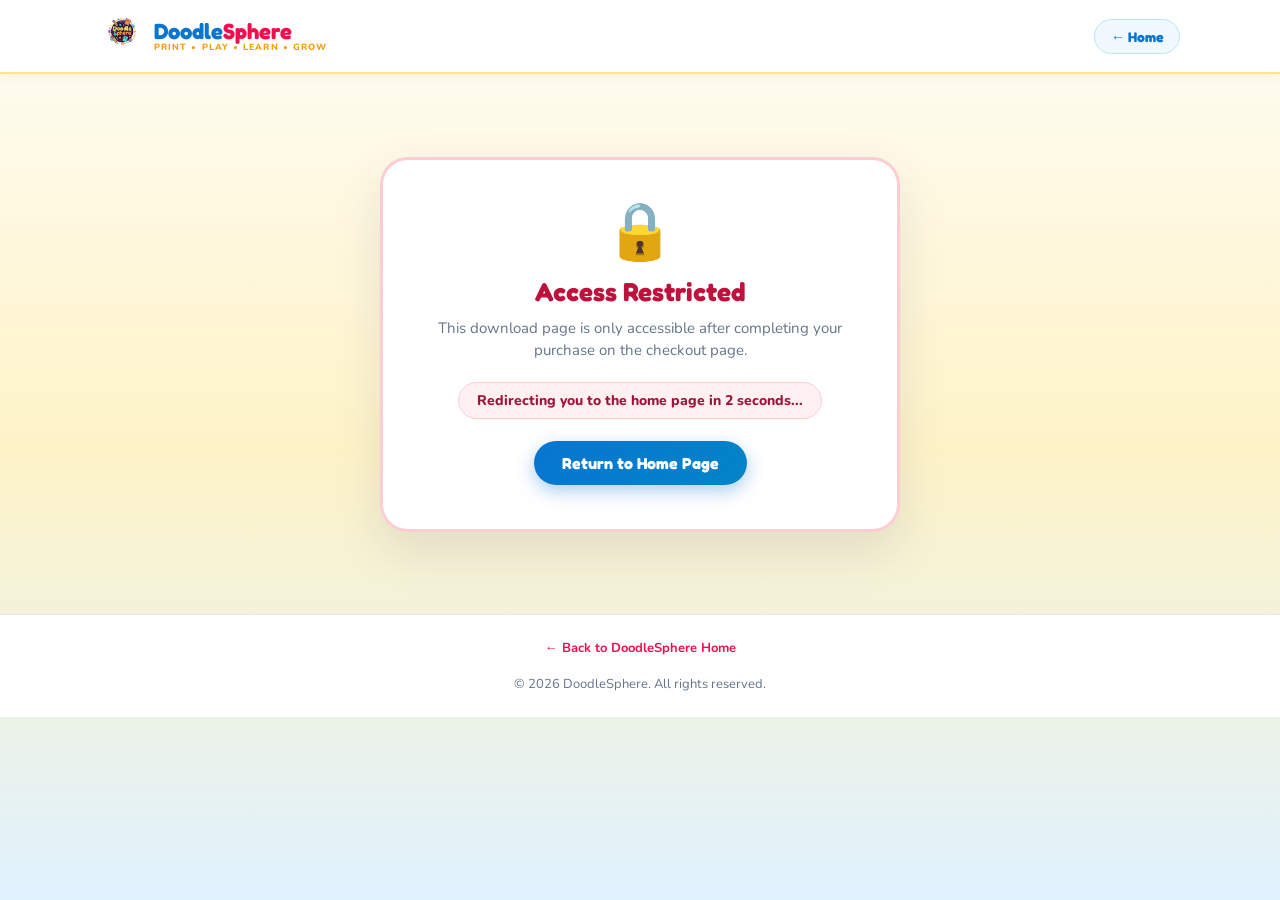
<file: thankyou.html>
<!DOCTYPE html>
<html lang="en">
<head>
    <meta charset="UTF-8">
    <meta name="viewport" content="width=device-width, initial-scale=1.0">
    <title>Thank You for Your Purchase! - DoodleSphere</title>
    <meta name="robots" content="noindex, nofollow">
    
    <!-- Open Graph Metadata -->
    <meta property="og:title" content="Thank You - DoodleSphere Mega Bundle">
    <meta property="og:description" content="Your 12,500+ preschool activities bundle is ready for instant download!">
    <meta property="og:image" content="images/thankyou-card.jpg?v=2">

    <!-- Google Fonts -->
    <link rel="preconnect" href="https://fonts.googleapis.com">
    <link rel="preconnect" href="https://fonts.gstatic.com" crossorigin>
    <link href="https://fonts.googleapis.com/css2?family=Caveat:wght@700&family=Fredoka:wght@500;600;700;800&family=Nunito:wght@500;600;700;800;900&display=swap" rel="stylesheet">
    
    <style>
        :root {
            --primary-pink: #F20D4F;
            --primary-pink-hover: #D60641;
            --navy-dark: #101B55;
            --text-main: #1E293B;
            --text-muted: #64748B;
            --brand-blue: #0875D1;
            --brand-teal: #0D9488;
            --accent-yellow: #FFD13B;
            --accent-green: #10B981;
            --accent-purple: #7C3AED;
            --bg-cream: #FFFDF6;
            --font-heading: 'Fredoka', sans-serif;
            --font-body: 'Nunito', sans-serif;
            --font-hand: 'Caveat', cursive;
        }

        *, *::before, *::after {
            box-sizing: border-box;
            margin: 0;
            padding: 0;
        }
        
        body {
            font-family: var(--font-body);
            background: linear-gradient(180deg, #FFFDF6 0%, #FEF3C7 50%, #E0F2FE 100%);
            color: var(--text-main);
            min-height: 100vh;
            display: flex;
            flex-direction: column;
            overflow-x: hidden;
        }

        /* Top Bar */
        .thank-header {
            background: #ffffff;
            border-bottom: 2px solid #FDE68A;
            padding: 14px 20px;
            box-shadow: 0 4px 16px rgba(16, 27, 85, 0.04);
        }
        .header-content {
            max-width: 1080px;
            margin: 0 auto;
            display: flex;
            align-items: center;
            justify-content: space-between;
        }
        .brand-link {
            display: flex;
            align-items: center;
            gap: 10px;
            text-decoration: none;
        }
        .brand-link img {
            height: 44px;
            width: auto;
        }
        .brand-title-wrap {
            display: flex;
            flex-direction: column;
            line-height: 1.1;
        }
        .brand-name {
            font-family: var(--font-heading);
            font-size: 22px;
            font-weight: 800;
        }
        .brand-name-doodle { color: #0875D1; }
        .brand-name-sphere { color: #F20D4F; }
        .brand-sub {
            font-size: 9px;
            letter-spacing: 0.12em;
            color: #F59E0B;
            font-weight: 800;
        }
        .header-home-btn {
            font-family: var(--font-heading);
            font-size: 14px;
            font-weight: 700;
            color: var(--brand-blue);
            text-decoration: none;
            padding: 8px 16px;
            border-radius: 50px;
            background: #F0F9FF;
            border: 1.5px solid #BAE6FD;
            transition: all 0.2s ease;
        }
        .header-home-btn:hover {
            background: #E0F2FE;
            transform: translateY(-1px);
        }

        /* ACCESS CHECK SCREEN & ACCESS DENIED */
        #accessCheckScreen {
            display: flex;
            align-items: center;
            justify-content: center;
            min-height: 60vh;
            padding: 20px;
            text-align: center;
        }
        .access-checking-box {
            background: #ffffff;
            border-radius: 24px;
            padding: 40px 30px;
            max-width: 460px;
            width: 100%;
            box-shadow: 0 16px 40px rgba(16, 27, 85, 0.08);
            border: 2px solid #E2E8F0;
        }
        .spinner {
            width: 48px;
            height: 48px;
            border: 4px solid #E2E8F0;
            border-top: 4px solid var(--brand-blue);
            border-radius: 50%;
            animation: spin 0.8s linear infinite;
            margin: 0 auto 16px;
        }
        @keyframes spin {
            0% { transform: rotate(0deg); }
            100% { transform: rotate(360deg); }
        }
        .checking-text {
            font-family: var(--font-heading);
            font-size: 18px;
            color: var(--navy-dark);
            font-weight: 700;
        }

        .access-denied-card {
            background: #ffffff;
            border-radius: 28px;
            padding: 44px 32px;
            max-width: 520px;
            width: 100%;
            box-shadow: 0 20px 50px rgba(16, 27, 85, 0.1);
            border: 3px solid #FECDD3;
            text-align: center;
            animation: fadeIn 0.4s ease-out;
        }
        @keyframes fadeIn {
            from { opacity: 0; transform: translateY(12px); }
            to { opacity: 1; transform: translateY(0); }
        }
        .denied-icon {
            font-size: 56px;
            line-height: 1;
            margin-bottom: 16px;
        }
        .denied-title {
            font-family: var(--font-heading);
            font-size: 26px;
            font-weight: 800;
            color: #BE123C;
            margin-bottom: 10px;
        }
        .denied-desc {
            font-size: 15px;
            color: var(--text-muted);
            line-height: 1.5;
            margin-bottom: 20px;
        }
        .denied-countdown {
            display: inline-block;
            background: #FFF1F2;
            color: #9F1239;
            font-weight: 800;
            font-size: 14px;
            padding: 8px 18px;
            border-radius: 50px;
            border: 1px solid #FECDD3;
            margin-bottom: 22px;
        }
        .btn-denied-home {
            display: inline-block;
            background: linear-gradient(135deg, #0875D1 0%, #0284C7 100%);
            color: #ffffff;
            font-family: var(--font-heading);
            font-size: 16px;
            font-weight: 700;
            text-decoration: none;
            padding: 12px 28px;
            border-radius: 50px;
            box-shadow: 0 6px 18px rgba(8, 117, 209, 0.35);
            transition: all 0.2s ease;
        }
        .btn-denied-home:hover {
            transform: translateY(-2px);
            box-shadow: 0 8px 24px rgba(8, 117, 209, 0.45);
        }

        /* PROTECTED MAIN CONTENT (Hidden until payment is validated) */
        #thankyouContent {
            display: none;
        }

        .main-wrap {
            max-width: 1040px;
            margin: 28px auto 60px;
            padding: 0 16px;
            width: 100%;
            flex: 1;
        }

        /* Status Pill Bar */
        .order-status-bar {
            display: flex;
            align-items: center;
            justify-content: center;
            flex-wrap: wrap;
            gap: 12px;
            margin-bottom: 24px;
        }
        .status-pill {
            display: inline-flex;
            align-items: center;
            gap: 8px;
            background: #DCFCE7;
            color: #15803D;
            font-weight: 800;
            font-size: 14px;
            padding: 8px 20px;
            border-radius: 50px;
            border: 1.5px solid #86EFAC;
            box-shadow: 0 2px 8px rgba(34, 197, 94, 0.15);
        }
        .order-id-pill {
            display: inline-flex;
            align-items: center;
            gap: 6px;
            background: #ffffff;
            color: #475569;
            font-size: 13px;
            font-weight: 700;
            padding: 8px 18px;
            border-radius: 50px;
            border: 1.5px solid #E2E8F0;
        }
        .order-id-pill strong { color: var(--navy-dark); }

        /* POSTER CARD (Matches PDF Exactly with Interactive Buttons) */
        .poster-card {
            background: #ffffff;
            border-radius: 28px;
            padding: 14px;
            box-shadow: 0 16px 45px rgba(16, 27, 85, 0.08);
            border: 3px solid #FDE68A;
            margin-bottom: 32px;
            position: relative;
        }
        .poster-wrapper {
            position: relative;
            width: 100%;
            border-radius: 20px;
            overflow: hidden;
            background: #FFFDF6;
        }
        .poster-img {
            width: 100%;
            height: auto;
            display: block;
            border-radius: 20px;
        }

        /* Hotspot Interactive Buttons positioned right over "Click Here" */
        .hotspot-btn {
            position: absolute;
            top: 78.0%;
            height: 7.4%;
            width: 19.8%;
            border-radius: 50px;
            cursor: pointer;
            text-decoration: none;
            display: flex;
            align-items: center;
            justify-content: center;
            transition: all 0.25s ease;
            outline: none;
            background: transparent;
        }
        .hotspot-coloring {
            left: 8.5%;
        }
        .hotspot-coloring:hover {
            transform: scale(1.04);
            box-shadow: 0 4px 18px rgba(255, 29, 88, 0.45);
            background: rgba(255, 29, 88, 0.08);
        }
        .hotspot-worksheets {
            left: 40.7%;
        }
        .hotspot-worksheets:hover {
            transform: scale(1.04);
            box-shadow: 0 4px 18px rgba(13, 148, 136, 0.45);
            background: rgba(13, 148, 136, 0.08);
        }
        .hotspot-bonus {
            left: 72.9%;
        }
        .hotspot-bonus:hover {
            transform: scale(1.04);
            box-shadow: 0 4px 18px rgba(124, 58, 237, 0.45);
            background: rgba(124, 58, 237, 0.08);
        }

        .sr-only {
            position: absolute;
            width: 1px;
            height: 1px;
            padding: 0;
            margin: -1px;
            overflow: hidden;
            clip: rect(0, 0, 0, 0);
            border: 0;
        }

        /* SECTION: QUICK ACCESS DOWNLOAD CARDS (Mobile Friendly) */
        .section-title-wrap {
            text-align: center;
            margin-bottom: 24px;
        }
        .section-badge {
            display: inline-block;
            background: #FEF3C7;
            color: #92400E;
            font-family: var(--font-heading);
            font-size: 13px;
            font-weight: 800;
            letter-spacing: 0.06em;
            text-transform: uppercase;
            padding: 6px 16px;
            border-radius: 50px;
            margin-bottom: 8px;
        }
        .section-heading {
            font-family: var(--font-heading);
            font-size: 28px;
            font-weight: 800;
            color: var(--navy-dark);
            margin-bottom: 6px;
        }
        .section-sub {
            font-size: 15px;
            color: var(--text-muted);
        }

        .download-cards-grid {
            display: grid;
            grid-template-columns: repeat(3, 1fr);
            gap: 20px;
            margin-bottom: 32px;
        }
        .dl-card {
            background: #ffffff;
            border-radius: 22px;
            padding: 24px 20px;
            display: flex;
            flex-direction: column;
            align-items: center;
            text-align: center;
            box-shadow: 0 10px 30px rgba(16, 27, 85, 0.06);
            border: 2.5px solid transparent;
            transition: transform 0.25s ease, box-shadow 0.25s ease;
            position: relative;
        }
        .dl-card:hover {
            transform: translateY(-4px);
            box-shadow: 0 16px 36px rgba(16, 27, 85, 0.1);
        }

        .dl-card-pink {
            border-color: #FECDD3;
            background: linear-gradient(180deg, #FFF1F2 0%, #FFFFFF 35%);
        }
        .dl-card-teal {
            border-color: #CCFBF1;
            background: linear-gradient(180deg, #F0FDFA 0%, #FFFFFF 35%);
        }
        .dl-card-purple {
            border-color: #DDD6FE;
            background: linear-gradient(180deg, #F5F3FF 0%, #FFFFFF 35%);
        }

        .dl-icon-badge {
            width: 60px;
            height: 60px;
            border-radius: 50%;
            display: flex;
            align-items: center;
            justify-content: center;
            font-size: 30px;
            margin-bottom: 14px;
        }
        .dl-card-pink .dl-icon-badge { background: #FFE4E6; }
        .dl-card-teal .dl-icon-badge { background: #CCFBF1; }
        .dl-card-purple .dl-icon-badge { background: #EDE9FE; }

        .dl-card-title {
            font-family: var(--font-heading);
            font-size: 20px;
            font-weight: 800;
            color: var(--navy-dark);
            margin-bottom: 4px;
        }
        .dl-card-count {
            font-size: 13px;
            font-weight: 800;
            margin-bottom: 10px;
        }
        .dl-card-pink .dl-card-count { color: #E11D48; }
        .dl-card-teal .dl-card-count { color: #0D9488; }
        .dl-card-purple .dl-card-count { color: #7C3AED; }

        .dl-card-desc {
            font-size: 13.5px;
            color: var(--text-muted);
            line-height: 1.45;
            margin-bottom: 18px;
            flex: 1;
        }

        .dl-action-btn {
            width: 100%;
            padding: 13px 20px;
            border-radius: 50px;
            font-family: var(--font-heading);
            font-size: 15px;
            font-weight: 700;
            text-decoration: none;
            display: inline-flex;
            align-items: center;
            justify-content: center;
            gap: 8px;
            transition: all 0.25s ease;
        }
        .dl-card-pink .dl-action-btn {
            background: linear-gradient(135deg, #FF1D58 0%, #E11D48 100%);
            color: #ffffff;
            box-shadow: 0 6px 18px rgba(225, 29, 72, 0.35);
        }
        .dl-card-pink .dl-action-btn:hover {
            transform: translateY(-2px);
            box-shadow: 0 8px 24px rgba(225, 29, 72, 0.45);
        }
        .dl-card-teal .dl-action-btn {
            background: linear-gradient(135deg, #0D9488 0%, #0F766E 100%);
            color: #ffffff;
            box-shadow: 0 6px 18px rgba(13, 148, 136, 0.35);
        }
        .dl-card-teal .dl-action-btn:hover {
            transform: translateY(-2px);
            box-shadow: 0 8px 24px rgba(13, 148, 136, 0.45);
        }
        .dl-card-purple .dl-action-btn {
            background: linear-gradient(135deg, #8B5CF6 0%, #6D28D9 100%);
            color: #ffffff;
            box-shadow: 0 6px 18px rgba(124, 58, 237, 0.35);
        }
        .dl-card-purple .dl-action-btn:hover {
            transform: translateY(-2px);
            box-shadow: 0 8px 24px rgba(124, 58, 237, 0.45);
        }

        /* PDF DOWNLOAD CARD */
        .pdf-download-card {
            background: linear-gradient(135deg, #FFFBEB 0%, #FEF3C7 100%);
            border: 2px dashed #F59E0B;
            border-radius: 20px;
            padding: 22px 26px;
            display: flex;
            align-items: center;
            justify-content: space-between;
            gap: 20px;
            margin-bottom: 32px;
            flex-wrap: wrap;
        }
        .pdf-dl-left {
            display: flex;
            align-items: center;
            gap: 16px;
        }
        .pdf-icon {
            font-size: 38px;
            line-height: 1;
        }
        .pdf-dl-text h4 {
            font-family: var(--font-heading);
            font-size: 18px;
            color: #78350F;
            margin-bottom: 3px;
        }
        .pdf-dl-text p {
            font-size: 13.5px;
            color: #92400E;
        }
        .btn-pdf-download {
            background: #D97706;
            color: #ffffff;
            font-family: var(--font-heading);
            font-size: 15px;
            font-weight: 700;
            padding: 12px 26px;
            border-radius: 50px;
            text-decoration: none;
            display: inline-flex;
            align-items: center;
            gap: 8px;
            transition: all 0.2s ease;
            white-space: nowrap;
        }
        .btn-pdf-download:hover {
            background: #B45309;
            transform: translateY(-2px);
            box-shadow: 0 6px 18px rgba(217, 119, 6, 0.35);
        }

        /* 3-STEP GUIDE */
        .guide-box {
            background: #ffffff;
            border-radius: 22px;
            padding: 28px 24px;
            border: 1px solid #E2E8F0;
            box-shadow: 0 8px 24px rgba(16, 27, 85, 0.04);
            margin-bottom: 24px;
        }
        .guide-title {
            font-family: var(--font-heading);
            font-size: 20px;
            font-weight: 800;
            color: var(--navy-dark);
            margin-bottom: 18px;
            text-align: center;
        }
        .guide-steps {
            display: grid;
            grid-template-columns: repeat(3, 1fr);
            gap: 16px;
        }
        .guide-step {
            display: flex;
            align-items: flex-start;
            gap: 12px;
        }
        .step-circle {
            width: 32px;
            height: 32px;
            border-radius: 50%;
            background: #0875D1;
            color: #ffffff;
            font-family: var(--font-heading);
            font-weight: 800;
            font-size: 15px;
            display: flex;
            align-items: center;
            justify-content: center;
            flex-shrink: 0;
        }
        .step-info strong {
            display: block;
            font-family: var(--font-heading);
            font-size: 15px;
            color: var(--navy-dark);
            margin-bottom: 2px;
        }
        .step-info p {
            font-size: 13px;
            color: var(--text-muted);
            line-height: 1.45;
        }

        /* Support Box */
        .support-box {
            text-align: center;
            font-size: 14px;
            color: var(--text-muted);
            background: #ffffff;
            border: 1.5px solid #E2E8F0;
            border-radius: 16px;
            padding: 16px 20px;
        }
        .support-box a {
            color: var(--brand-blue);
            font-weight: 800;
            text-decoration: none;
        }
        .support-box a:hover {
            text-decoration: underline;
        }

        /* Footer */
        .thank-footer {
            text-align: center;
            padding: 24px 20px;
            font-size: 13px;
            color: var(--text-muted);
            border-top: 1px solid #E2E8F0;
            background: #ffffff;
        }
        .thank-footer a {
            color: var(--primary-pink);
            font-weight: 700;
            text-decoration: none;
        }

        /* Responsive Styles */
        @media (max-width: 820px) {
            .download-cards-grid {
                grid-template-columns: 1fr;
                gap: 14px;
            }
            .guide-steps {
                grid-template-columns: 1fr;
                gap: 14px;
            }
            .pdf-download-card {
                flex-direction: column;
                align-items: stretch;
                text-align: center;
            }
            .pdf-dl-left {
                flex-direction: column;
            }
            .btn-pdf-download {
                justify-content: center;
            }
        }
        @media (max-width: 520px) {
            .poster-card { padding: 8px; border-radius: 20px; }
            .poster-wrapper { border-radius: 14px; }
            .poster-img { border-radius: 14px; }
            .section-heading { font-size: 23px; }
        }
    </style>
</head>
<body>

    <!-- Header Navbar -->
    <header class="thank-header">
        <div class="header-content">
            <a href="index.html" class="brand-link" aria-label="DoodleSphere Home">
                <img src="images/logo.png" alt="DoodleSphere Logo" width="44" height="44">
                <div class="brand-title-wrap">
                    <span class="brand-name"><span class="brand-name-doodle">Doodle</span><span class="brand-name-sphere">Sphere</span></span>
                    <span class="brand-sub">PRINT &bull; PLAY &bull; LEARN &bull; GROW</span>
                </div>
            </a>
            <a href="index.html" class="header-home-btn">← Home</a>
        </div>
    </header>

    <!-- 1. ACCESS VERIFICATION SCREEN (Shown while validating purchase) -->
    <div id="accessCheckScreen">
        <div class="access-checking-box">
            <div class="spinner"></div>
            <p class="checking-text">Verifying your purchase access...</p>
        </div>
    </div>

    <!-- 2. PROTECTED MAIN CONTENT (Only visible after valid payment verification) -->
    <main class="main-wrap" id="thankyouContent">
        
        <!-- Status Bar -->
        <div class="order-status-bar">
            <div class="status-pill">
                <svg width="18" height="18" viewBox="0 0 24 24" fill="#15803D">
                    <path d="M12 2C6.48 2 2 6.48 2 12s4.48 10 10 10 10-4.48 10-10S17.52 2 12 2zm-2 15l-5-5 1.41-1.41L10 14.17l7.59-7.59L19 8l-9 9z"/>
                </svg>
                <span>Payment Verified Successfully</span>
            </div>
            <div class="order-id-pill">
                <span>Receipt / Order:</span>
                <strong id="displayPaymentId">Loading...</strong>
            </div>
        </div>

        <!-- POSTER CARD (Full-fidelity graphic with interactive clickable buttons matching the PDF) -->
        <div class="poster-card">
            <div class="poster-wrapper">
                <img src="images/thankyou-card.jpg?v=2" alt="DoodleSphere Thank You For Your Purchase" class="poster-img" width="1440" height="1092">

                <!-- Interactive Hotspots directly over the 3 "Click Here" buttons -->
                <!-- 1. Coloring Pages -->
                <a href="https://drive.google.com/drive/folders/1ASBs3Ot62ptLhnUpt2OUzhx-NeuDjRho" 
                   target="_blank" 
                   rel="noopener" 
                   class="hotspot-btn hotspot-coloring" 
                   title="Click to Access Coloring Pages (Google Drive)">
                    <span class="sr-only">Access Coloring Pages (Click Here)</span>
                </a>

                <!-- 2. Worksheets -->
                <a href="https://drive.google.com/drive/folders/1hooG2jkgcP_4aXEN3D1j8xhQCStNLCLh" 
                   target="_blank" 
                   rel="noopener" 
                   class="hotspot-btn hotspot-worksheets" 
                   title="Click to Access Worksheets (Google Drive)">
                    <span class="sr-only">Access Worksheets (Click Here)</span>
                </a>

                <!-- 3. Bonus -->
                <a href="https://drive.google.com/drive/folders/14ITSiiVMKMbb4P7aA20SpxuT_xZOPRVn" 
                   target="_blank" 
                   rel="noopener" 
                   class="hotspot-btn hotspot-bonus" 
                   title="Click to Get Bonus Bundle (Google Drive)">
                    <span class="sr-only">Get Bonus (Click Here)</span>
                </a>
            </div>
        </div>

        <!-- Section: Quick Access Buttons (Mobile & Desktop Friendly) -->
        <div class="section-title-wrap">
            <span class="section-badge">Direct Access Links</span>
            <h2 class="section-heading">Your Download Library</h2>
            <p class="section-sub">Click below to open and save each section directly from Google Drive:</p>
        </div>

        <div class="download-cards-grid">
            <!-- Card 1: Coloring Pages -->
            <div class="dl-card dl-card-pink">
                <div class="dl-icon-badge">🎨</div>
                <h3 class="dl-card-title">Coloring Pages</h3>
                <span class="dl-card-count">2,500+ Printable Pages</span>
                <p class="dl-card-desc">Animals, unicorns, rainbows, cartoons, vehicles, nature, and creative doodle sheets.</p>
                <a href="https://drive.google.com/drive/folders/1ASBs3Ot62ptLhnUpt2OUzhx-NeuDjRho" target="_blank" rel="noopener" class="dl-action-btn">
                    <span>Access Coloring Pages &rarr;</span>
                </a>
            </div>

            <!-- Card 2: Worksheets -->
            <div class="dl-card dl-card-teal">
                <div class="dl-icon-badge">✏️</div>
                <h3 class="dl-card-title">Worksheets</h3>
                <span class="dl-card-count">10,000+ Learning Activities</span>
                <p class="dl-card-desc">Alphabet tracing, numbers counting, shapes, mazes, pattern matching & pre-writing exercises.</p>
                <a href="https://drive.google.com/drive/folders/1hooG2jkgcP_4aXEN3D1j8xhQCStNLCLh" target="_blank" rel="noopener" class="dl-action-btn">
                    <span>Access Worksheets &rarr;</span>
                </a>
            </div>

            <!-- Card 3: Bonus -->
            <div class="dl-card dl-card-purple">
                <div class="dl-icon-badge">🎁</div>
                <h3 class="dl-card-title">Bonus Material</h3>
                <span class="dl-card-count">Special Surprise Bundle</span>
                <p class="dl-card-desc">Exclusive activity sheets, flashcards, rewards charts, and seasonal celebration printables.</p>
                <a href="https://drive.google.com/drive/folders/14ITSiiVMKMbb4P7aA20SpxuT_xZOPRVn" target="_blank" rel="noopener" class="dl-action-btn">
                    <span>Get Your Bonus &rarr;</span>
                </a>
            </div>
        </div>

        <!-- PDF Download Card -->
        <div class="pdf-download-card">
            <div class="pdf-dl-left">
                <span class="pdf-icon">📄</span>
                <div class="pdf-dl-text">
                    <h4>Download Official Thank You PDF</h4>
                    <p>Save this exact Thank You PDF with all clickable download buttons to your device.</p>
                </div>
            </div>
            <a href="thankyou.pdf" download="DoodleSphere-ThankYou.pdf" class="btn-pdf-download">
                <svg width="20" height="20" viewBox="0 0 24 24" fill="currentColor">
                    <path d="M19.35 10.04C18.67 6.59 15.64 4 12 4 9.11 4 6.6 5.64 5.35 8.04 2.34 8.36 0 10.91 0 14c0 3.31 2.69 6 6 6h13c2.76 0 5-2.24 5-5 0-2.64-2.05-4.78-4.65-4.96zM17 13l-5 5-5-5h3V9h4v4h3z"/>
                </svg>
                <span>Download PDF (Offline Copy)</span>
            </a>
        </div>

        <!-- 3-Step Guide -->
        <div class="guide-box">
            <h3 class="guide-title">📖 How to Access &amp; Print Your Files</h3>
            <div class="guide-steps">
                <div class="guide-step">
                    <div class="step-circle">1</div>
                    <div class="step-info">
                        <strong>Click Any Button</strong>
                        <p>Click "Access Coloring Pages", "Worksheets", or "Bonus" to open the corresponding Google Drive folder.</p>
                    </div>
                </div>
                <div class="guide-step">
                    <div class="step-circle">2</div>
                    <div class="step-info">
                        <strong>Save to Your Device</strong>
                        <p>Save entire folders or individual PDF worksheets directly to your phone, tablet, or PC.</p>
                    </div>
                </div>
                <div class="guide-step">
                    <div class="step-circle">3</div>
                    <div class="step-info">
                        <strong>Print Anytime at Home</strong>
                        <p>Open and print on any standard A4 printer as many times as your kids need!</p>
                    </div>
                </div>
            </div>
        </div>

        <!-- Support Info -->
        <div class="support-box">
            Need help accessing your files or have questions? Email us at <a href="mailto:support@doodlesphere.in">support@doodlesphere.in</a>
        </div>

    </main>

    <!-- Footer -->
    <footer class="thank-footer">
        <a href="index.html">← Back to DoodleSphere Home</a>
        <br><br>
        &copy; 2026 DoodleSphere. All rights reserved.
    </footer>

    <!-- ACCESS CONTROL & VERIFICATION SCRIPT -->
    <script>
        (function() {
            // 1. Check URL Query Parameters for Payment Tokens / Success Flags
            const params = new URLSearchParams(window.location.search);
            const validPaymentKeys = [
                'payment_id', 
                'order_id', 
                'transaction_id', 
                'txn_id', 
                'razorpay_payment_id', 
                'token', 
                'session_id', 
                'sp_id',
                'sp_payment_id'
            ];
            
            let hasValidParam = validPaymentKeys.some(k => params.has(k) && params.get(k).trim() !== '');

            const status = (params.get('status') || params.get('payment') || '').toLowerCase();
            if (status === 'success' || status === 'completed' || params.get('success') === '1' || params.get('success') === 'true') {
                hasValidParam = true;
            }

            // 2. Check Referrer (Did visitor come from payment gateway?)
            const ref = (document.referrer || '').toLowerCase();
            const isFromGateway = ref.includes('superprofile.bio') || 
                                  ref.includes('razorpay.com') || 
                                  ref.includes('cashfree.com') || 
                                  ref.includes('stripe.com');

            // 3. Check Session Storage (Persists within same tab if paid in current session)
            let isSessionVerified = false;
            try {
                isSessionVerified = (sessionStorage.getItem('dsp_payment_verified') === 'true');
            } catch (e) {}

            const isAuthorized = hasValidParam || isFromGateway || isSessionVerified;

            if (isAuthorized) {
                // Save flag in session so page reload doesn't lock out legitimate buyer
                try {
                    sessionStorage.setItem('dsp_payment_verified', 'true');
                } catch(e) {}

                // Display protected content
                const checkScreen = document.getElementById('accessCheckScreen');
                const mainContent = document.getElementById('thankyouContent');
                if (checkScreen) checkScreen.style.display = 'none';
                if (mainContent) mainContent.style.display = 'block';

                // Display dynamic payment/receipt id
                const pid = params.get('payment_id') || 
                            params.get('order_id') || 
                            params.get('transaction_id') || 
                            params.get('txn_id') || 
                            params.get('razorpay_payment_id') || 
                            ('SP-' + Math.floor(100000 + Math.random() * 900000));
                
                const displayEl = document.getElementById('displayPaymentId');
                if (displayEl) {
                    displayEl.textContent = pid;
                }
            } else {
                // UNAUTHORIZED: Direct URL access without payment
                // 1. Remove the entire downloads container from the DOM so links cannot be inspected
                const mainContent = document.getElementById('thankyouContent');
                if (mainContent) {
                    mainContent.remove();
                }

                // 2. Show Access Denied message with countdown
                const checkScreen = document.getElementById('accessCheckScreen');
                if (checkScreen) {
                    checkScreen.innerHTML = `
                        <div class="access-denied-card">
                            <div class="denied-icon">🔒</div>
                            <h2 class="denied-title">Access Restricted</h2>
                            <p class="denied-desc">This download page is only accessible after completing your purchase on the checkout page.</p>
                            <div class="denied-countdown">Redirecting you to the home page in <span id="countdown">3</span> seconds...</div>
                            <br>
                            <a href="index.html" class="btn-denied-home">Return to Home Page</a>
                        </div>
                    `;
                }

                // 3. Auto redirect to index after 3 seconds
                let count = 3;
                const timer = setInterval(function() {
                    count--;
                    const countEl = document.getElementById('countdown');
                    if (countEl) countEl.textContent = count;
                    if (count <= 0) {
                        clearInterval(timer);
                        window.location.replace('index.html');
                    }
                }, 1000);
            }
        })();
    </script>
</body>
</html>
</file>
<file: style.css>
/* ==========================================================================
   DoodleSphere Landing Page Stylesheet
   Designed to closely match the master DoodleSphere reference design
   ========================================================================== */

/* --- CSS Variables & Design Tokens --- */
:root {
    --primary-pink: #F20D4F;
    --primary-pink-hover: #D60641;
    --primary-pink-light: #FFE1EC;
    --primary-pink-border: #FDC5D8;
    
    --navy-dark: #101B55;
    --navy-deep: #0C1540;
    --text-main: #1E293B;
    --text-muted: #64748B;
    --text-light: #94A3B8;

    --brand-blue: #0875D1;
    --brand-blue-light: #DDF3FF;
    --brand-blue-border: #BAE6FD;

    --accent-yellow: #FFD13B;
    --accent-yellow-light: #FFF0A8;
    --accent-yellow-border: #FEF08A;

    --accent-green: #10B981;
    --accent-green-light: #DDF8E7;
    --accent-green-border: #BBF7D0;

    --accent-purple: #8B5CF6;
    --accent-purple-light: #EDE9FE;
    --accent-purple-border: #DDD6FE;

    --accent-orange: #F97316;
    --accent-orange-light: #FFEDD5;

    --bg-cream: #FFFDF7;
    --bg-white: #FFFFFF;
    --bg-light-blue: #DDF3FF;
    --border-light: #E2E8F0;

    --font-heading: 'Fredoka', -apple-system, BlinkMacSystemFont, "Segoe UI", Roboto, sans-serif;
    --font-body: 'Nunito', -apple-system, BlinkMacSystemFont, "Segoe UI", Roboto, sans-serif;
    --font-cursive: 'Caveat', cursive, sans-serif;

    --shadow-sm: 0 2px 8px rgba(16, 27, 85, 0.04);
    --shadow-md: 0 8px 24px rgba(16, 27, 85, 0.07);
    --shadow-lg: 0 16px 36px rgba(16, 27, 85, 0.10);
    --shadow-worksheet: 0 12px 28px rgba(16, 27, 85, 0.08);
    --shadow-btn: 0 6px 18px rgba(242, 13, 79, 0.35);

    --radius-sm: 12px;
    --radius-md: 18px;
    --radius-lg: 24px;
    --radius-xl: 32px;
    --radius-pill: 9999px;

    --transition-fast: 0.2s cubic-bezier(0.16, 1, 0.3, 1);
    --transition-smooth: 0.3s cubic-bezier(0.16, 1, 0.3, 1);
}

/* --- Reset & Global Defaults --- */
*, *::before, *::after {
    box-sizing: border-box;
    margin: 0;
    padding: 0;
}

html {
    font-size: 16px;
    scroll-behavior: smooth;
    -webkit-font-smoothing: antialiased;
    -moz-osx-font-smoothing: grayscale;
}

body {
    font-family: var(--font-body);
    font-size: 1rem;
    line-height: 1.5;
    color: var(--text-main);
    background-color: var(--bg-cream);
    overflow-x: hidden;
}

img {
    max-width: 100%;
    height: auto;
    display: block;
}

a {
    color: inherit;
    text-decoration: none;
    transition: var(--transition-fast);
}

button {
    font-family: inherit;
    cursor: pointer;
    border: none;
    background: none;
}

/* --- Container & Layout Helpers --- */
.container {
    width: 100%;
    max-width: 1180px;
    margin-left: auto;
    margin-right: auto;
    padding-left: 20px;
    padding-right: 20px;
}

.text-center { text-align: center; }
.text-pink { color: var(--primary-pink); }
.text-blue { color: var(--brand-blue); }
.text-navy { color: var(--navy-dark); }

/* --- Section Typography --- */
.section-title {
    font-family: var(--font-heading);
    font-size: 2.1rem;
    font-weight: 700;
    color: var(--navy-dark);
    letter-spacing: -0.01em;
    text-align: center;
    margin-bottom: 8px;
}

.section-subtitle {
    font-family: var(--font-body);
    font-size: 1.05rem;
    color: var(--text-muted);
    text-align: center;
    max-width: 680px;
    margin-left: auto;
    margin-right: auto;
    margin-bottom: 36px;
}

/* --- Buttons --- */
.btn-primary-pill {
    display: inline-flex;
    align-items: center;
    justify-content: center;
    gap: 8px;
    background-color: var(--primary-pink);
    color: #FFFFFF !important;
    font-family: var(--font-heading);
    font-size: 1.05rem;
    font-weight: 600;
    padding: 12px 28px;
    border-radius: var(--radius-pill);
    box-shadow: var(--shadow-btn);
    transition: transform var(--transition-fast), background-color var(--transition-fast), box-shadow var(--transition-fast);
    text-decoration: none;
    border: none;
    cursor: pointer;
}

.btn-primary-pill:hover {
    background-color: var(--primary-pink-hover);
    transform: translateY(-2px);
    box-shadow: 0 8px 24px rgba(242, 13, 79, 0.45);
}

.btn-primary-pill:active {
    transform: translateY(0);
}

.btn-large {
    font-size: 1.25rem;
    font-weight: 700;
    padding: 16px 40px;
    letter-spacing: 0.01em;
}

/* --- Trust Badges (Under CTA) --- */
.trust-row {
    display: flex;
    align-items: center;
    justify-content: center;
    flex-wrap: wrap;
    gap: 20px;
    margin-top: 14px;
    font-size: 0.88rem;
    color: var(--text-muted);
    font-weight: 600;
}

.trust-item {
    display: inline-flex;
    align-items: center;
    gap: 6px;
}

.trust-icon {
    font-size: 1rem;
    color: var(--brand-blue);
    display: inline-flex;
}

/* --- NAVBAR --- */
.header-navbar {
    position: sticky;
    top: 0;
    left: 0;
    right: 0;
    z-index: 1000;
    background-color: #FFFFFF;
    border-bottom: 1px solid #F1F5F9;
    box-shadow: var(--shadow-sm);
    transition: box-shadow var(--transition-smooth);
}

.nav-container {
    display: flex;
    align-items: center;
    justify-content: space-between;
    height: 76px;
}

.brand-logo-group {
    display: flex;
    align-items: center;
    gap: 12px;
    text-decoration: none;
}

.brand-emblem {
    width: 48px;
    height: 48px;
    border-radius: 50%;
    object-fit: cover;
    box-shadow: 0 2px 8px rgba(0,0,0,0.08);
}

.brand-text-col {
    display: flex;
    flex-direction: column;
}

.brand-title {
    font-family: var(--font-heading);
    font-size: 1.55rem;
    font-weight: 700;
    line-height: 1.1;
    letter-spacing: -0.02em;
}

.brand-title .brand-doodle {
    color: #0875D1;
}

.brand-title .brand-sphere {
    color: #F97316;
}

.brand-tagline {
    font-family: var(--font-body);
    font-size: 0.65rem;
    font-weight: 800;
    letter-spacing: 0.12em;
    color: #8C94A8;
    margin-top: 2px;
}

.nav-desktop-links {
    display: flex;
    align-items: center;
    gap: 28px;
    list-style: none;
}

.nav-link {
    font-family: var(--font-heading);
    font-size: 1rem;
    font-weight: 600;
    color: var(--navy-dark);
    padding: 6px 4px;
    position: relative;
}

.nav-link:hover {
    color: var(--primary-pink);
}

.nav-cta-btn {
    padding: 10px 22px;
    font-size: 0.95rem;
}

/* Mobile Hamburger */
.hamburger-btn {
    display: none;
    flex-direction: column;
    justify-content: space-between;
    width: 26px;
    height: 20px;
    background: transparent;
    border: none;
    cursor: pointer;
    padding: 0;
    z-index: 1001;
}

.hamburger-btn span {
    display: block;
    width: 100%;
    height: 3px;
    background-color: var(--navy-dark);
    border-radius: 4px;
    transition: var(--transition-fast);
}

/* Mobile Nav Menu Drawer */
.mobile-nav-drawer {
    display: none;
    position: absolute;
    top: 76px;
    left: 0;
    right: 0;
    background: #FFFFFF;
    border-bottom: 2px solid var(--border-light);
    box-shadow: var(--shadow-lg);
    padding: 24px;
    flex-direction: column;
    gap: 16px;
    text-align: center;
    z-index: 999;
}

.mobile-nav-drawer.active {
    display: flex;
}

.mobile-nav-drawer .nav-link {
    font-size: 1.15rem;
    padding: 10px 0;
}

.mobile-nav-drawer .btn-primary-pill {
    margin-top: 8px;
    width: 100%;
}

/* ==========================================================================
   HERO SECTION (Full-Width Background Banner with Centered Content)
   ========================================================================== */
.hero-section {
    position: relative;
    padding: 0;
    margin: 0;
    background-color: #FFFDF6;
    overflow: hidden;
    width: 100%;
}

.hero-banner-bg {
    position: relative;
    width: 100%;
    min-height: 440px;
    background-image: url('images/hero.jpeg');
    background-size: cover;
    background-position: center bottom;
    background-repeat: no-repeat;
    display: flex;
    align-items: center;
    justify-content: center;
    padding: 38px 20px 42px;
    -webkit-backface-visibility: hidden;
    backface-visibility: hidden;
    transform: translateZ(0);
}

.hero-center-content {
    position: relative;
    z-index: 2;
    max-width: 580px;
    width: 100%;
    display: flex;
    flex-direction: column;
    align-items: center;
    text-align: center;
    background: none;
}

/* Yellow Scalloped Headline Cloud */
.hero-headline-cloud-wrap {
    position: relative;
    margin-bottom: 20px;
    display: inline-block;
}

/* Decorative stars & sparkles around yellow cloud */
.deco-star-top {
    position: absolute;
    top: -16px;
    left: -12px;
    display: flex;
    flex-direction: column;
    align-items: center;
    gap: 2px;
    z-index: 4;
}

.star-yellow-svg {
    filter: drop-shadow(0 2px 4px rgba(255, 199, 44, 0.4));
    animation: pulseStar 3s ease-in-out infinite alternate;
}

.sparkle-cyan-svg {
    margin-left: 10px;
    animation: rotateSlow 8s linear infinite;
}

.deco-leaves-left {
    position: absolute;
    bottom: -6px;
    left: -28px;
    z-index: 4;
    filter: drop-shadow(0 3px 6px rgba(16, 185, 129, 0.25));
}

.deco-star-bottom {
    position: absolute;
    bottom: -24px;
    left: 24px;
    z-index: 4;
    animation: pulseStar 2.5s ease-in-out infinite alternate;
}

@keyframes pulseStar {
    0% { transform: scale(0.92) rotate(-5deg); }
    100% { transform: scale(1.08) rotate(5deg); }
}

/* The Yellow Cloud Bubble */
.hero-yellow-cloud {
    position: relative;
    background: #FFF4BC;
    background: radial-gradient(circle at 50% 50%, #FFF8C6 0%, #FFF2AA 100%);
    border-radius: 46px 52px 48px 44px;
    padding: 18px 36px 16px;
    box-shadow: 0 6px 20px rgba(255, 217, 84, 0.32), inset 0 2px 4px rgba(255, 255, 255, 0.7);
    border: 2.5px solid #FFE682;
    text-align: center;
    display: inline-block;
}

.hero-number-main {
    display: block;
    font-family: var(--font-heading);
    font-size: 3.8rem;
    font-weight: 800;
    line-height: 1;
    color: #FF1D58;
    letter-spacing: -0.01em;
    text-shadow: 0 2px 0 rgba(255, 255, 255, 0.6);
    margin-bottom: 2px;
}

.hero-title-main {
    font-family: var(--font-heading);
    font-size: 1.95rem;
    font-weight: 800;
    line-height: 1.1;
    color: #101B55;
    letter-spacing: -0.01em;
    margin: 0;
}

/* Badges Row */
.hero-badges-row {
    display: flex;
    align-items: center;
    gap: 12px;
    margin-bottom: 18px;
}

.hero-stat-pill {
    background: #FFFFFF;
    border-radius: 9999px;
    padding: 8px 22px;
    display: flex;
    flex-direction: column;
    align-items: center;
    justify-content: center;
    box-shadow: 0 4px 14px rgba(16, 27, 85, 0.05);
    transition: transform var(--transition-fast);
}

.hero-stat-pill:hover {
    transform: translateY(-2px);
}

.stat-pill-pink {
    border: 1.5px solid #FCA5A5;
    background: #FFF5F7;
}

.stat-pill-blue {
    border: 1.5px solid #7DD3FC;
    background: #F0F9FF;
}

.pill-bold-num {
    font-family: var(--font-heading);
    font-size: 1.35rem;
    font-weight: 800;
    line-height: 1.1;
}

.pill-label-text {
    font-family: var(--font-heading);
    font-size: 0.92rem;
    font-weight: 700;
    color: #101B55;
    line-height: 1.2;
}

.stat-plus-badge {
    width: 36px;
    height: 36px;
    border-radius: 50%;
    background-color: #FFD13B;
    color: #101B55;
    font-family: var(--font-heading);
    font-size: 1.45rem;
    font-weight: 900;
    display: flex;
    align-items: center;
    justify-content: center;
    box-shadow: 0 4px 10px rgba(255, 209, 59, 0.45);
    flex-shrink: 0;
}

/* Feature Indicators Row */
.hero-features-row {
    display: flex;
    align-items: center;
    gap: 12px;
    margin-bottom: 22px;
    flex-wrap: wrap;
}

.hero-feat-pill {
    background: #FFFFFF;
    border-radius: 9999px;
    padding: 7px 18px;
    display: flex;
    align-items: center;
    gap: 10px;
    box-shadow: 0 3px 10px rgba(16, 27, 85, 0.04);
}

.feat-pill-green {
    border: 1.5px solid #34D399;
}

.feat-pill-purple {
    border: 1.5px solid #818CF8;
}

.feat-icon-circle {
    display: flex;
    align-items: center;
    justify-content: center;
    font-size: 1.25rem;
    line-height: 1;
}

.feat-text-col {
    display: flex;
    flex-direction: column;
    text-align: left;
}

.feat-top-line {
    font-family: var(--font-heading);
    font-size: 0.85rem;
    font-weight: 700;
    color: #101B55;
    line-height: 1.15;
}

.feat-bottom-line {
    font-family: var(--font-heading);
    font-size: 0.92rem;
    font-weight: 700;
    color: #101B55;
    line-height: 1.15;
}

.highlight-pink {
    color: #FF1D58;
    font-weight: 800;
}

/* Hero CTA Group */
.hero-cta-group {
    display: flex;
    flex-direction: column;
    align-items: center;
    gap: 10px;
    width: 100%;
}

.btn-hero-complete {
    background-color: #F20D4F;
    color: #FFFFFF !important;
    font-family: var(--font-heading);
    font-size: 1.35rem;
    font-weight: 700;
    padding: 15px 42px;
    border-radius: 9999px;
    box-shadow: 0 8px 24px rgba(242, 13, 79, 0.4);
    display: inline-flex;
    align-items: center;
    justify-content: center;
    gap: 8px;
    transition: transform var(--transition-fast), background-color var(--transition-fast), box-shadow var(--transition-fast);
    text-decoration: none;
    letter-spacing: 0.01em;
}

.btn-hero-complete:hover {
    background-color: #D60641;
    transform: translateY(-2px);
    box-shadow: 0 12px 28px rgba(242, 13, 79, 0.5);
}

.btn-hero-complete:active {
    transform: translateY(0);
}

.hero-trust-bar {
    display: flex;
    align-items: center;
    justify-content: center;
    gap: 16px;
    font-size: 0.82rem;
    font-weight: 800;
    color: var(--navy-dark);
    text-shadow: 0 1px 2px rgba(255, 255, 255, 0.95);
    flex-wrap: wrap;
    margin-top: 4px;
}

.trust-badge-item {
    display: inline-flex;
    align-items: center;
    gap: 6px;
}

/* ==========================================================================
   CATEGORY PILLS BAR (Below Hero - Full Width)
   ========================================================================== */
.category-bar-section {
    position: relative;
    width: 100%;
    padding-top: 14px;
    padding-bottom: 38px;
    background-color: var(--bg-cream);
    display: flex;
    align-items: center;
    justify-content: center;
    overflow: hidden;
}

/* Side Decorative Clusters */
.cat-deco-left {
    position: absolute;
    left: 0;
    top: 50%;
    transform: translateY(-50%);
    display: flex;
    align-items: center;
    pointer-events: none;
    z-index: 1;
}

.cat-deco-leaves {
    display: block;
    filter: drop-shadow(0 2px 6px rgba(22, 163, 74, 0.25));
}

.cat-deco-floaters-left {
    position: relative;
    display: flex;
    flex-direction: column;
    gap: 8px;
    margin-left: -12px;
    margin-top: 10px;
}

.cat-deco-heart {
    transform: rotate(-12deg);
    filter: drop-shadow(0 2px 4px rgba(255, 91, 132, 0.35));
    animation: pulseHeart 2.5s ease-in-out infinite alternate;
}

.cat-deco-star-left {
    margin-left: 10px;
    filter: drop-shadow(0 2px 4px rgba(255, 199, 44, 0.45));
    animation: pulseStar 3s ease-in-out infinite alternate;
}

.cat-deco-right {
    position: absolute;
    right: 0;
    top: 50%;
    transform: translateY(-50%);
    display: flex;
    align-items: center;
    pointer-events: none;
    z-index: 1;
}

.cat-deco-leaves-right {
    display: block;
    filter: drop-shadow(0 2px 6px rgba(22, 163, 74, 0.25));
}

.cat-deco-floaters-right {
    position: relative;
    margin-right: -10px;
    margin-bottom: 24px;
}

.cat-deco-star-right {
    filter: drop-shadow(0 2px 4px rgba(255, 199, 44, 0.45));
    animation: pulseStar 2.8s ease-in-out infinite alternate;
}

@keyframes pulseHeart {
    0% { transform: scale(0.92) rotate(-14deg); }
    100% { transform: scale(1.08) rotate(-8deg); }
}

/* Category Grid & Cards */
.category-bar-wrapper {
    width: 100%;
    max-width: 1260px;
    margin: 0 auto;
    padding: 0 90px;
    display: flex;
    justify-content: space-between;
    align-items: center;
    position: relative;
    z-index: 2;
}

.category-pill-card {
    display: flex;
    flex-direction: column;
    align-items: center;
    gap: 12px;
    text-decoration: none;
    flex: 1;
    max-width: 150px;
    transition: transform 0.22s cubic-bezier(0.34, 1.56, 0.64, 1);
}

.category-pill-card:hover {
    transform: translateY(-5px);
}

/* Oblong / Stadium Capsule Pill */
.category-pill {
    width: 96px;
    height: 58px;
    border-radius: 9999px;
    display: flex;
    align-items: center;
    justify-content: center;
    box-shadow: 0 4px 14px rgba(16, 27, 85, 0.06);
    transition: transform 0.2s ease, box-shadow 0.2s ease;
}

.category-pill-card:hover .category-pill {
    box-shadow: 0 10px 22px rgba(16, 27, 85, 0.12);
}

/* Exact Pill Pastel Colors from Master Reference */
.pill-alphabets { background-color: #FFD2DF; }
.pill-numbers   { background-color: #BEE9FF; }
.pill-shapes    { background-color: #FFF0A4; }
.pill-animals   { background-color: #BFF2D2; }
.pill-tracing   { background-color: #E2D5FF; }
.pill-coloring  { background-color: #FFD0DE; }

.cat-pill-icon {
    width: 44px;
    height: 44px;
    display: block;
    object-fit: contain;
    transition: transform 0.2s ease;
}

.category-pill-card:hover .cat-pill-icon {
    transform: scale(1.08);
}

.category-pill-label {
    font-family: var(--font-heading);
    font-size: 1.02rem;
    font-weight: 800;
    color: var(--navy-dark);
    letter-spacing: -0.01em;
    text-align: center;
}

@media (max-width: 1080px) {
    .category-bar-wrapper {
        padding: 0 60px;
    }
    .category-pill {
        width: 86px;
        height: 52px;
    }
    .cat-pill-icon {
        width: 40px;
        height: 40px;
    }
    .category-pill-label {
        font-size: 0.95rem;
    }
}

@media (max-width: 820px) {
    .category-bar-section {
        padding-top: 10px;
        padding-bottom: 28px;
    }
    .cat-deco-left, .cat-deco-right {
        opacity: 0.35;
    }
    .category-bar-wrapper {
        padding: 10px 20px;
        display: grid;
        grid-template-columns: repeat(3, 1fr);
        gap: 20px 14px;
        justify-items: center;
    }
    .category-pill-card {
        max-width: 110px;
    }
    .category-pill {
        width: 80px;
        height: 50px;
    }
    .cat-pill-icon {
        width: 36px;
        height: 36px;
    }
    .category-pill-label {
        font-size: 0.88rem;
    }
}

/* ==========================================================================
   SECTION: "SEE WHAT'S INSIDE"
   ========================================================================== */
.see-inside-section {
    position: relative;
    background-color: #E6F5FE;
    padding-top: 56px;
    padding-bottom: 96px;
    overflow: hidden;
}

/* Organic curved section top wave (Gentle & Seamless) */
.section-wave-top {
    position: absolute;
    top: -1px;
    left: 0;
    width: 100%;
    overflow: hidden;
    line-height: 0;
    z-index: 2;
    pointer-events: none;
}

.section-wave-top svg {
    position: relative;
    display: block;
    width: calc(100% + 1.3px);
    height: 28px;
}

/* Organic Downward Curved Bottom Wave (Cradles the worksheets) */
.section-wave-bottom {
    position: absolute;
    bottom: -1px;
    left: 0;
    width: 100%;
    overflow: hidden;
    line-height: 0;
    z-index: 2;
    pointer-events: none;
}

.section-wave-bottom svg {
    position: relative;
    display: block;
    width: calc(100% + 1.3px);
    height: 64px;
}

.worksheets-gallery-wrap {
    margin-top: 32px;
    margin-bottom: 12px;
    overflow-x: auto;
    padding-bottom: 20px;
    padding-top: 10px;
    -webkit-overflow-scrolling: touch;
    scrollbar-width: none;
    position: relative;
    z-index: 3;
}

.worksheets-gallery-grid {
    display: flex;
    justify-content: center;
    align-items: center;
    gap: 20px;
    min-width: 980px;
    padding: 10px 16px;
}

.worksheet-card {
    flex: 0 0 172px;
    background: #FFFFFF;
    border-radius: 12px;
    border: 1px solid rgba(226, 232, 240, 0.9);
    box-shadow: 0 8px 24px rgba(16, 27, 85, 0.08);
    padding: 6px;
    transition: transform var(--transition-smooth), box-shadow var(--transition-smooth);
    cursor: pointer;
    position: relative;
}

.worksheet-card:hover {
    transform: rotate(0deg) translateY(-8px) scale(1.05) !important;
    box-shadow: 0 18px 36px rgba(16, 27, 85, 0.14);
    z-index: 10;
}

.ws-rot-1 { transform: rotate(-3.5deg); }
.ws-rot-2 { transform: rotate(-1.5deg); }
.ws-rot-3 { transform: rotate(0deg); }
.ws-rot-4 { transform: rotate(1.2deg); }
.ws-rot-5 { transform: rotate(-1.5deg); }
.ws-rot-6 { transform: rotate(3deg); }

.worksheet-img {
    width: 100%;
    aspect-ratio: 3/4;
    object-fit: cover;
    border-radius: 8px;
    display: block;
}

@media (max-width: 768px) {
    .see-inside-section {
        padding-top: 40px;
        padding-bottom: 70px;
    }
    .section-wave-top svg {
        height: 18px;
    }
    .section-wave-bottom svg {
        height: 44px;
    }
    .worksheet-card {
        flex: 0 0 145px;
    }
}

/* ==========================================================================
   SECTION: "WHAT'S INCLUDED?"
   ========================================================================== */
.whats-included-section {
    padding-top: 72px;
    padding-bottom: 72px;
    background-color: var(--bg-cream);
}

.included-grid-top {
    display: grid;
    grid-template-columns: repeat(3, 1fr);
    gap: 24px;
    margin-bottom: 24px;
}

.included-grid-bottom {
    display: grid;
    grid-template-columns: repeat(4, 1fr);
    gap: 20px;
}

.included-card {
    background: #FFFFFF;
    border-radius: 20px;
    padding: 24px 20px;
    display: flex;
    align-items: center;
    gap: 16px;
    border: 1.5px solid transparent;
    box-shadow: var(--shadow-sm);
    transition: transform var(--transition-fast), box-shadow var(--transition-fast);
}

.included-card:hover {
    transform: translateY(-4px);
    box-shadow: var(--shadow-md);
}

.inc-card-pink {
    background-color: #FFF2F6;
    border-color: #FFD6E5;
}

.inc-card-blue {
    background-color: #F0F7FF;
    border-color: #D5E8FD;
}

.inc-card-yellow {
    background-color: #FFFDF0;
    border-color: #FFEAA7;
}

.inc-card-teal {
    background-color: #F0FDF4;
    border-color: #BBF7D0;
}

.inc-card-lavender {
    background-color: #F5F3FF;
    border-color: #DDD6FE;
}

.inc-card-amber {
    background-color: #FFFBEB;
    border-color: #FDE68A;
}

.inc-card-mint {
    background-color: #ECFDF5;
    border-color: #A7F3D0;
}

.included-icon-box {
    width: 52px;
    height: 52px;
    flex-shrink: 0;
    display: flex;
    align-items: center;
    justify-content: center;
    font-size: 1.75rem;
}

.included-info {
    display: flex;
    flex-direction: column;
}

.included-title {
    font-family: var(--font-heading);
    font-size: 1.15rem;
    font-weight: 700;
    color: var(--navy-dark);
    line-height: 1.2;
    margin-bottom: 4px;
}

.inc-card-pink .included-title { color: #E11D48; }
.inc-card-blue .included-title { color: #0284C7; }

.included-desc {
    font-size: 0.88rem;
    color: var(--text-muted);
    line-height: 1.35;
}

/* ==========================================================================
   SECTION: "WHY PARENTS & TEACHERS LOVE IT"
   ========================================================================== */
.why-love-section {
    padding-top: 60px;
    padding-bottom: 68px;
    background-color: #FFFFFF;
}

.why-love-grid {
    display: grid;
    grid-template-columns: repeat(6, 1fr);
    gap: 20px;
    align-items: start;
    margin-top: 36px;
}

.why-love-item {
    display: flex;
    flex-direction: column;
    align-items: center;
    text-align: center;
    gap: 12px;
}

.why-love-icon-circle {
    width: 72px;
    height: 72px;
    border-radius: 50%;
    display: flex;
    align-items: center;
    justify-content: center;
    font-size: 1.85rem;
    box-shadow: 0 4px 16px rgba(16, 27, 85, 0.06);
    transition: transform var(--transition-fast);
}

.why-love-item:hover .why-love-icon-circle {
    transform: scale(1.08);
}

.icon-bg-green { background-color: #D1FAE5; color: #059669; }
.icon-bg-pink { background-color: #FCE7F3; color: #DB2777; }
.icon-bg-yellow { background-color: #FEF3C7; color: #D97706; }
.icon-bg-blue { background-color: #E0F2FE; color: #0284C7; }
.icon-bg-orange { background-color: #FFEDD5; color: #EA580C; }
.icon-bg-purple { background-color: #EDE9FE; color: #7C3AED; }

.why-love-label {
    font-family: var(--font-heading);
    font-size: 0.95rem;
    font-weight: 700;
    color: var(--navy-dark);
    line-height: 1.3;
}

/* ==========================================================================
   SECTION: "PERFECT FOR" & "HOW IT WORKS"
   ========================================================================== */
.two-panels-section {
    padding-top: 64px;
    padding-bottom: 72px;
    background-color: var(--bg-cream);
}

.two-panels-grid {
    display: grid;
    grid-template-columns: 1fr 1.3fr;
    gap: 32px;
    align-items: stretch;
}

.panel-container {
    background: #FFFFFF;
    border-radius: 28px;
    border: 1.5px solid var(--border-light);
    box-shadow: var(--shadow-sm);
    padding: 36px 32px;
    display: flex;
    flex-direction: column;
}

.panel-title {
    font-family: var(--font-heading);
    font-size: 1.7rem;
    font-weight: 700;
    color: var(--navy-dark);
    text-align: center;
    margin-bottom: 28px;
}

/* Left Panel: Perfect For Items */
.perfect-for-list {
    display: flex;
    flex-direction: column;
    gap: 20px;
}

.perfect-item {
    display: flex;
    align-items: center;
    gap: 16px;
    background: #F8FAFC;
    border-radius: 18px;
    padding: 16px;
    border: 1px solid #EEF2F6;
    transition: transform var(--transition-fast);
}

.perfect-item:hover {
    transform: translateX(4px);
}

.perfect-item-img {
    width: 68px;
    height: 68px;
    border-radius: 14px;
    object-fit: cover;
    flex-shrink: 0;
    box-shadow: 0 4px 12px rgba(0,0,0,0.06);
}

.perfect-item-text h4 {
    font-family: var(--font-heading);
    font-size: 1.1rem;
    font-weight: 700;
    color: var(--navy-dark);
    margin-bottom: 2px;
}

.perfect-item-text p {
    font-size: 0.88rem;
    color: var(--text-muted);
    line-height: 1.35;
}

/* Right Panel: How It Works Steps */
.how-it-works-steps {
    display: flex;
    align-items: flex-start;
    justify-content: space-between;
    gap: 12px;
    height: 100%;
}

.step-card {
    flex: 1;
    display: flex;
    flex-direction: column;
    align-items: center;
    text-align: center;
    position: relative;
}

.step-badge-num {
    width: 32px;
    height: 32px;
    border-radius: 50%;
    color: #FFFFFF;
    font-family: var(--font-heading);
    font-size: 0.95rem;
    font-weight: 700;
    display: flex;
    align-items: center;
    justify-content: center;
    margin-bottom: 12px;
}

.step-badge-pink { background-color: var(--primary-pink); }
.step-badge-blue { background-color: var(--brand-blue); }
.step-badge-green { background-color: var(--accent-green); }
.step-badge-yellow { background-color: var(--accent-yellow); color: var(--navy-dark); }

.step-icon-box {
    width: 64px;
    height: 64px;
    border-radius: 16px;
    background: #F8FAFC;
    border: 1.5px dashed var(--border-light);
    display: flex;
    align-items: center;
    justify-content: center;
    font-size: 1.75rem;
    margin-bottom: 12px;
    transition: transform var(--transition-fast);
}

.step-card:hover .step-icon-box {
    transform: translateY(-3px);
    border-color: var(--brand-blue);
}

.step-title {
    font-family: var(--font-heading);
    font-size: 1.05rem;
    font-weight: 700;
    color: var(--navy-dark);
    margin-bottom: 4px;
}

.step-desc {
    font-size: 0.82rem;
    color: var(--text-muted);
    line-height: 1.35;
}

.step-arrow {
    display: flex;
    align-items: center;
    font-size: 1.25rem;
    color: #94A3B8;
    margin-top: 48px;
}

/* ==========================================================================
   SECTION: LARGE PROMOTIONAL CTA BANNER
   ========================================================================== */
.promo-banner-section {
    padding-top: 36px;
    padding-bottom: 64px;
    background-color: var(--bg-cream);
}

.promo-banner-card {
    background-color: var(--primary-pink-light);
    border: 2px solid var(--primary-pink-border);
    border-radius: 32px;
    padding: 48px 40px;
    position: relative;
    overflow: hidden;
    box-shadow: 0 16px 40px rgba(242, 13, 79, 0.08);
}

.promo-banner-grid {
    display: grid;
    grid-template-columns: 1fr 1.25fr;
    gap: 40px;
    align-items: center;
}

.promo-left {
    position: relative;
    display: flex;
    justify-content: center;
}

.promo-stack-img {
    width: 100%;
    max-width: 440px;
    border-radius: 20px;
    box-shadow: 0 18px 36px rgba(16, 27, 85, 0.12);
    border: 4px solid #FFFFFF;
}

.promo-right {
    display: flex;
    flex-direction: column;
}

.promo-heading {
    font-family: var(--font-heading);
    font-size: 2.35rem;
    font-weight: 800;
    color: var(--navy-dark);
    line-height: 1.15;
    margin-bottom: 8px;
}

.promo-subtext {
    font-family: var(--font-heading);
    font-size: 1.35rem;
    font-weight: 700;
    color: var(--primary-pink);
    margin-bottom: 18px;
}

.promo-right .hero-features-row {
    margin-bottom: 24px;
}

.promo-right .trust-row {
    justify-content: flex-start;
}

/* ==========================================================================
   SECTION: "FREQUENTLY ASKED QUESTIONS"
   ========================================================================== */
.faq-section {
    padding-top: 68px;
    padding-bottom: 76px;
    background-color: #FFFFFF;
}

.faq-grid {
    display: grid;
    grid-template-columns: repeat(3, 1fr);
    gap: 24px;
    margin-top: 36px;
}

.faq-card {
    background: #FFFFFF;
    border-radius: 20px;
    border: 1.5px solid var(--border-light);
    box-shadow: var(--shadow-sm);
    padding: 24px 20px;
    transition: transform var(--transition-fast), box-shadow var(--transition-fast), border-color var(--transition-fast);
}

.faq-card:hover {
    transform: translateY(-3px);
    box-shadow: var(--shadow-md);
    border-color: #CBD5E1;
}

.faq-card-header {
    display: flex;
    align-items: flex-start;
    gap: 14px;
    margin-bottom: 10px;
}

.faq-card-icon {
    font-size: 1.5rem;
    color: var(--brand-blue);
    line-height: 1;
    flex-shrink: 0;
    margin-top: 2px;
}

.faq-question {
    font-family: var(--font-heading);
    font-size: 1.05rem;
    font-weight: 700;
    color: var(--navy-dark);
    line-height: 1.25;
}

.faq-answer {
    font-size: 0.9rem;
    color: var(--text-muted);
    line-height: 1.45;
    padding-left: 36px;
}

/* ==========================================================================
   SECTION: FINAL CTA / FOOTER BANNER SECTION (Full Width, No White Card)
   ========================================================================== */
.final-cta-section {
    padding: 0;
    margin: 0;
    background-color: var(--bg-cream);
    position: relative;
    width: 100%;
    overflow: hidden;
}

.footer-cta-banner {
    position: relative;
    width: 100%;
    min-height: 300px;
    background-image: url('images/footer.jpeg');
    background-size: cover;
    background-position: center bottom;
    background-repeat: no-repeat;
    display: flex;
    align-items: center;
    justify-content: center;
    padding: 44px 20px;
    border: none;
    border-radius: 0;
    box-shadow: none;
    -webkit-backface-visibility: hidden;
    backface-visibility: hidden;
    transform: translateZ(0);
}

.footer-cta-content {
    position: relative;
    z-index: 2;
    max-width: 560px;
    text-align: center;
    display: flex;
    flex-direction: column;
    align-items: center;
    background: none;
    backdrop-filter: none;
    -webkit-backdrop-filter: none;
    padding: 0;
    border: none;
    box-shadow: none;
}

.final-cta-title {
    font-family: var(--font-heading);
    font-size: 2.25rem;
    font-weight: 800;
    color: var(--navy-dark);
    margin-bottom: 8px;
    letter-spacing: -0.01em;
    line-height: 1.2;
    text-shadow: 0 1px 3px rgba(255, 255, 255, 0.9), 0 0 16px rgba(255, 255, 255, 0.7);
}

.final-cta-sub {
    font-family: var(--font-heading);
    font-size: 1.25rem;
    font-weight: 700;
    color: var(--text-main);
    margin-bottom: 20px;
    text-shadow: 0 1px 2px rgba(255, 255, 255, 0.95);
}

.price-highlight {
    color: var(--primary-pink);
    font-weight: 800;
}

.footer-cta-content .btn-primary-pill {
    padding: 14px 36px;
    font-size: 1.1rem;
    box-shadow: 0 6px 20px rgba(242, 13, 79, 0.45);
}

.footer-cta-content .btn-primary-pill:hover {
    transform: translateY(-2px);
    box-shadow: 0 8px 26px rgba(242, 13, 79, 0.55);
}

.footer-cta-content .trust-row {
    display: flex;
    align-items: center;
    justify-content: center;
    gap: 18px;
    margin-top: 14px;
    font-size: 0.88rem;
    font-weight: 800;
    color: var(--navy-dark);
    text-shadow: 0 1px 2px rgba(255, 255, 255, 0.95);
}

/* ==========================================================================
   FOOTER
   ========================================================================== */
.site-footer {
    background-color: #FFFFFF;
    border-top: 1px solid var(--border-light);
    padding: 32px 0 24px;
    font-size: 0.9rem;
    color: var(--text-muted);
}

.footer-content {
    display: flex;
    align-items: center;
    justify-content: space-between;
    flex-wrap: wrap;
    gap: 16px;
}

.footer-links {
    display: flex;
    gap: 20px;
    list-style: none;
}

.footer-links a:hover {
    color: var(--primary-pink);
}

/* ==========================================================================
   RESPONSIVE MEDIA QUERIES
   ========================================================================== */
@media (max-width: 1024px) {
    .hero-number-main { font-size: 3.4rem; }
    .hero-title-main { font-size: 2rem; }
    .included-grid-top { grid-template-columns: repeat(2, 1fr); }
    .included-grid-bottom { grid-template-columns: repeat(2, 1fr); }
    .why-love-grid { grid-template-columns: repeat(3, 1fr); gap: 24px; }
    .two-panels-grid { grid-template-columns: 1fr; }
    .faq-grid { grid-template-columns: repeat(2, 1fr); }
}

@media (max-width: 768px) {
    .nav-desktop-links, .nav-cta-btn { display: none; }
    .hamburger-btn { display: flex; }

    .hero-section { padding: 0; }
    .hero-banner-bg {
        min-height: auto;
        padding: 28px 14px 32px;
    }
    .hero-center-content { max-width: 100%; }
    .hero-yellow-cloud {
        padding: 12px 20px 10px;
        border-radius: 30px;
    }
    .hero-number-main { font-size: 2.35rem; }
    .hero-title-main { font-size: 1.35rem; }
    .hero-badges-row { gap: 6px; }
    .hero-features-row { gap: 8px; margin-bottom: 14px; }
    .btn-hero-complete {
        width: 100%;
        font-size: 1.05rem;
        padding: 12px 20px;
    }
    .hero-trust-bar {
        flex-direction: column;
        gap: 4px;
        font-size: 0.78rem;
    }

    .final-cta-section {
        padding: 0;
    }

    .footer-cta-banner {
        min-height: 280px;
        padding: 30px 16px;
        border-radius: 0;
        border: none;
    }

    .footer-cta-content {
        padding: 0;
        max-width: 100%;
        background: none;
    }

    .final-cta-title {
        font-size: 1.55rem;
    }

    .final-cta-sub {
        font-size: 1rem;
        margin-bottom: 16px;
    }

    .footer-cta-content .btn-primary-pill {
        width: 100%;
        font-size: 1rem;
        padding: 12px 20px;
    }

    .footer-cta-content .trust-row {
        flex-direction: column;
        gap: 6px;
        margin-top: 12px;
        font-size: 0.8rem;
    }
    .hero-grid {
        grid-template-columns: 1fr;
        gap: 32px;
        text-align: center;
    }
    
    .hero-left {
        align-items: center;
    }

    .hero-headline-cloud-wrap {
        margin-bottom: 18px;
    }

    .hero-yellow-cloud {
        padding: 16px 24px 14px;
        border-radius: 36px;
    }

    .hero-number-main { font-size: 2.8rem; }
    .hero-title-main { font-size: 1.55rem; }

    .deco-star-top { top: -14px; left: -8px; }
    .deco-leaves-left { display: none; }
    .deco-star-bottom { display: none; }

    .hero-badges-row {
        justify-content: center;
        gap: 8px;
    }

    .hero-stat-pill {
        padding: 8px 16px;
    }

    .pill-bold-num { font-size: 1.25rem; }
    .pill-label-text { font-size: 0.85rem; }

    .hero-features-row {
        justify-content: center;
        gap: 10px;
    }

    .hero-feat-pill {
        padding: 6px 14px;
    }

    .hero-cta-group {
        align-items: center;
        width: 100%;
    }

    .btn-hero-complete {
        font-size: 1.2rem;
        padding: 14px 28px;
        width: 100%;
        max-width: 380px;
    }

    .hero-trust-bar {
        justify-content: center;
        font-size: 0.8rem;
        gap: 12px;
    }

    .hero-thought-bubble {
        right: -8px;
        top: -12px;
        padding: 10px 16px;
    }

    .hero-thought-bubble span {
        font-size: 0.95rem;
    }

    .hero-deco-sun {
        right: 120px;
        top: -24px;
        transform: scale(0.8);
    }

    .hero-deco-heart {
        bottom: 10px;
        right: -4px;
        transform: scale(0.85);
    }

    .category-bar-grid { gap: 18px; }
    .category-circle { width: 62px; height: 62px; font-size: 1.6rem; }
    .category-circle-label { font-size: 0.85rem; }

    .worksheets-gallery-grid {
        justify-content: flex-start;
        padding-left: 20px;
    }

    .included-grid-top, .included-grid-bottom {
        grid-template-columns: 1fr;
    }

    .why-love-grid {
        grid-template-columns: repeat(2, 1fr);
        gap: 20px;
    }

    .how-it-works-steps {
        flex-direction: column;
        align-items: stretch;
        gap: 20px;
    }

    .step-arrow {
        transform: rotate(90deg);
        justify-content: center;
        margin: -8px 0;
    }

    .promo-banner-grid {
        grid-template-columns: 1fr;
        text-align: center;
    }

    .promo-right .hero-features-row { justify-content: center; }
    .promo-right .trust-row { justify-content: center; }
    .promo-heading { font-size: 1.85rem; }

    .faq-grid {
        grid-template-columns: 1fr;
    }

    .final-cta-wrap {
        flex-direction: column;
        text-align: center;
    }

    .cta-character-col {
        order: 2;
        flex: 0 0 auto;
    }

    .cta-character-img {
        width: 140px;
        height: 140px;
    }

    .final-cta-center {
        order: 1;
    }

    .final-cta-title { font-size: 1.85rem; }
    
    .footer-content {
        flex-direction: column;
        text-align: center;
    }
}
</file>
